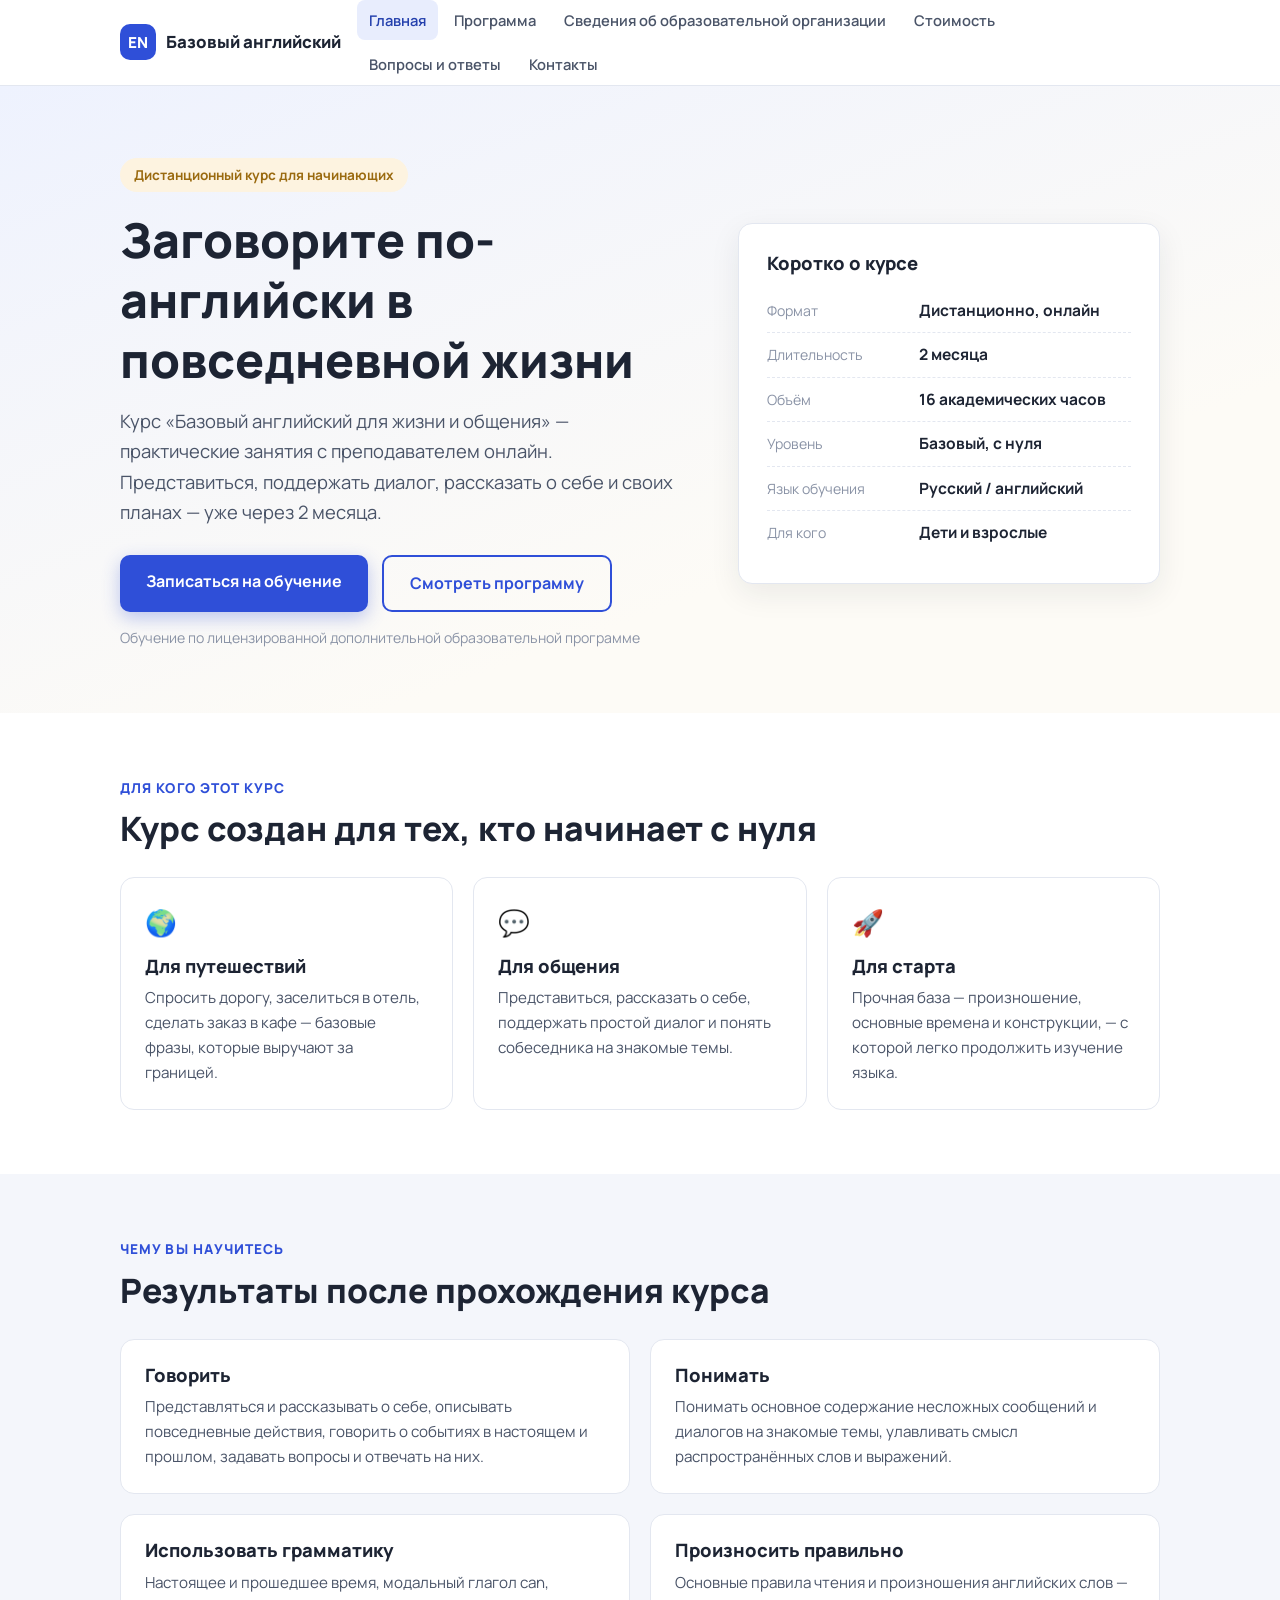
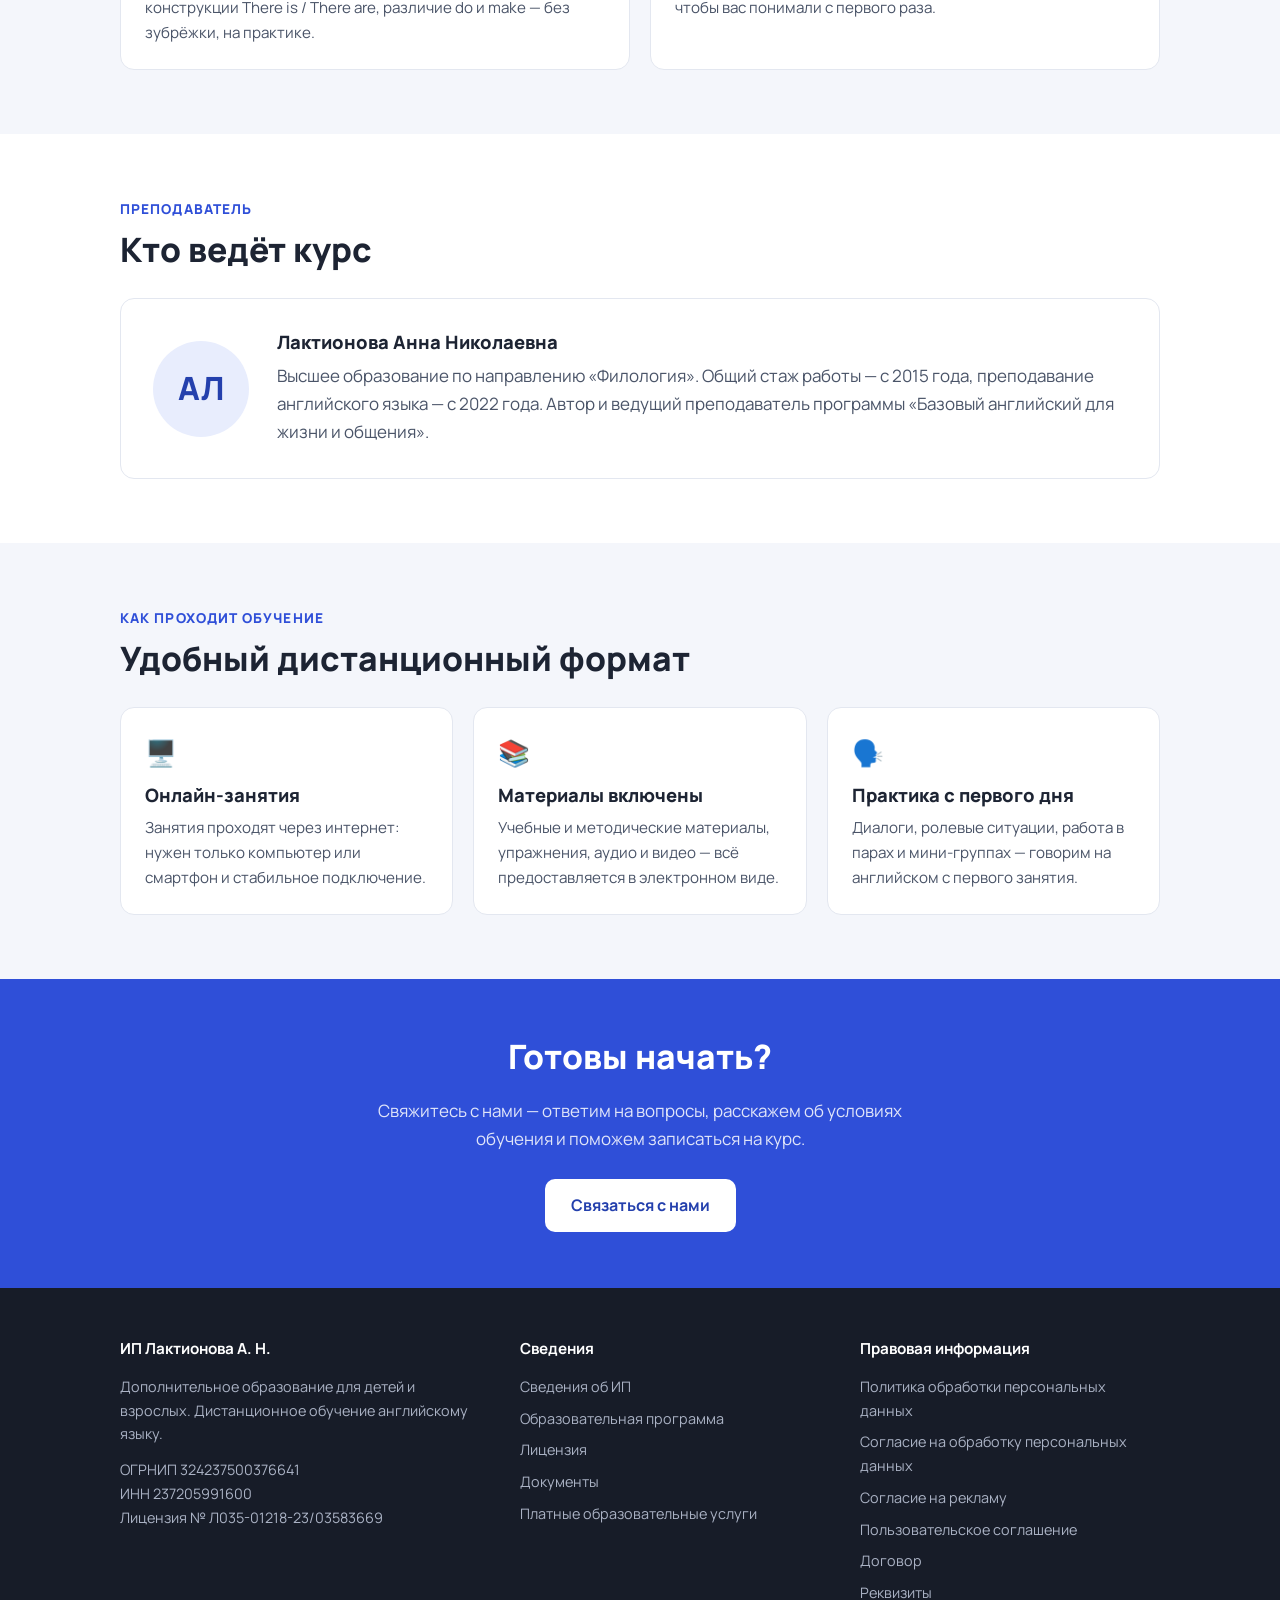
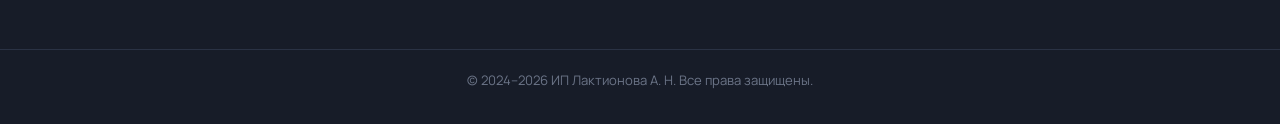
<file: index.html>
<!doctype html>
<html lang="ru">
<head>
<meta charset="utf-8">
<meta name="viewport" content="width=device-width, initial-scale=1">
<title>Базовый английский для жизни и общения — дистанционный курс английского языка</title>
<meta name="description" content="Дистанционный курс английского языка для начинающих. 16 академических часов за 2 месяца. Лицензированная образовательная программа. Запишитесь на обучение.">
<link rel="preconnect" href="https://fonts.googleapis.com">
<link href="https://fonts.googleapis.com/css2?family=Manrope:wght@400;600;700;800&display=swap" rel="stylesheet">
<link rel="stylesheet" href="css/style.css">
</head>
<body>

<header class="site-header">
  <div class="wrap">
    <a class="logo" href="index.html"><span class="logo-badge">EN</span> Базовый английский</a>
    <button class="nav-toggle" aria-label="Меню" onclick="document.querySelector('.main-nav').classList.toggle('open')">☰</button>
    <nav class="main-nav">
      <a href="index.html" class="active">Главная</a>
      <a href="programma.html">Программа</a>
      <a href="svedeniya.html">Сведения об образовательной организации</a>
      <a href="stoimost.html">Стоимость</a>
      <a href="faq.html">Вопросы и ответы</a>
      <a href="kontakty.html">Контакты</a>
    </nav>
  </div>
</header>

<section class="hero">
  <div class="wrap">
    <div>
      <span class="hero-kicker">Дистанционный курс для начинающих</span>
      <h1>Заговорите по-английски в повседневной жизни</h1>
      <p class="lead">Курс «Базовый английский для жизни и общения» — практические занятия с преподавателем онлайн. Представиться, поддержать диалог, рассказать о себе и своих планах — уже через 2 месяца.</p>
      <div class="hero-cta">
        <a class="btn btn-primary" href="kontakty.html">Записаться на обучение</a>
        <a class="btn btn-ghost" href="programma.html">Смотреть программу</a>
      </div>
      <p class="hero-note">Обучение по лицензированной дополнительной образовательной программе</p>
    </div>
    <aside class="hero-card">
      <h3>Коротко о курсе</h3>
      <ul class="fact-list">
        <li><span class="k">Формат</span><span class="v">Дистанционно, онлайн</span></li>
        <li><span class="k">Длительность</span><span class="v">2 месяца</span></li>
        <li><span class="k">Объём</span><span class="v">16 академических часов</span></li>
        <li><span class="k">Уровень</span><span class="v">Базовый, с нуля</span></li>
        <li><span class="k">Язык обучения</span><span class="v">Русский / английский</span></li>
        <li><span class="k">Для кого</span><span class="v">Дети и взрослые</span></li>
      </ul>
    </aside>
  </div>
</section>

<section class="section">
  <div class="wrap">
    <p class="section-kicker">Для кого этот курс</p>
    <h2>Курс создан для тех, кто начинает с нуля</h2>
    <div class="grid-3">
      <div class="card">
        <span class="emoji">🌍</span>
        <h3>Для путешествий</h3>
        <p>Спросить дорогу, заселиться в отель, сделать заказ в кафе — базовые фразы, которые выручают за границей.</p>
      </div>
      <div class="card">
        <span class="emoji">💬</span>
        <h3>Для общения</h3>
        <p>Представиться, рассказать о себе, поддержать простой диалог и понять собеседника на знакомые темы.</p>
      </div>
      <div class="card">
        <span class="emoji">🚀</span>
        <h3>Для старта</h3>
        <p>Прочная база — произношение, основные времена и конструкции, — с которой легко продолжить изучение языка.</p>
      </div>
    </div>
  </div>
</section>

<section class="section alt">
  <div class="wrap">
    <p class="section-kicker">Чему вы научитесь</p>
    <h2>Результаты после прохождения курса</h2>
    <div class="grid-2">
      <div class="card">
        <h3>Говорить</h3>
        <p>Представляться и рассказывать о себе, описывать повседневные действия, говорить о событиях в настоящем и прошлом, задавать вопросы и отвечать на них.</p>
      </div>
      <div class="card">
        <h3>Понимать</h3>
        <p>Понимать основное содержание несложных сообщений и диалогов на знакомые темы, улавливать смысл распространённых слов и выражений.</p>
      </div>
      <div class="card">
        <h3>Использовать грамматику</h3>
        <p>Настоящее и прошедшее время, модальный глагол can, конструкции There is / There are, различие do и make — без зубрёжки, на практике.</p>
      </div>
      <div class="card">
        <h3>Произносить правильно</h3>
        <p>Основные правила чтения и произношения английских слов — чтобы вас понимали с первого раза.</p>
      </div>
    </div>
  </div>
</section>

<section class="section">
  <div class="wrap">
    <p class="section-kicker">Преподаватель</p>
    <h2>Кто ведёт курс</h2>
    <div class="teacher">
      <div class="teacher-avatar">АЛ</div>
      <div>
        <h3>Лактионова Анна Николаевна</h3>
        <p style="color: var(--ink-soft);">Высшее образование по направлению «Филология». Общий стаж работы — с 2015 года, преподавание английского языка — с 2022 года. Автор и ведущий преподаватель программы «Базовый английский для жизни и общения».</p>
      </div>
    </div>
  </div>
</section>

<section class="section alt">
  <div class="wrap">
    <p class="section-kicker">Как проходит обучение</p>
    <h2>Удобный дистанционный формат</h2>
    <div class="grid-3">
      <div class="card">
        <span class="emoji">🖥️</span>
        <h3>Онлайн-занятия</h3>
        <p>Занятия проходят через интернет: нужен только компьютер или смартфон и стабильное подключение.</p>
      </div>
      <div class="card">
        <span class="emoji">📚</span>
        <h3>Материалы включены</h3>
        <p>Учебные и методические материалы, упражнения, аудио и видео — всё предоставляется в электронном виде.</p>
      </div>
      <div class="card">
        <span class="emoji">🗣️</span>
        <h3>Практика с первого дня</h3>
        <p>Диалоги, ролевые ситуации, работа в парах и мини-группах — говорим на английском с первого занятия.</p>
      </div>
    </div>
  </div>
</section>

<section class="cta-band">
  <div class="wrap">
    <h2>Готовы начать?</h2>
    <p>Свяжитесь с нами — ответим на вопросы, расскажем об условиях обучения и поможем записаться на курс.</p>
    <a class="btn" href="kontakty.html">Связаться с нами</a>
  </div>
</section>

<footer class="site-footer">
  <div class="wrap">
    <div>
      <h4>ИП Лактионова А. Н.</h4>
      <p>Дополнительное образование для детей и взрослых. Дистанционное обучение английскому языку.</p>
      <p style="margin-top:12px">ОГРНИП 324237500376641<br>ИНН 237205991600<br>Лицензия № Л035-01218-23/03583669</p>
    </div>
    <div>
      <h4>Сведения</h4>
      <ul>
        <li><a href="svedeniya.html">Сведения об ИП</a></li>
        <li><a href="programma.html">Образовательная программа</a></li>
        <li><a href="docs/licenziya.pdf">Лицензия</a></li>
        <li><a href="dokumenty.html">Документы</a></li>
        <li><a href="platnye-uslugi.html">Платные образовательные услуги</a></li>
      </ul>
    </div>
    <div>
      <h4>Правовая информация</h4>
      <ul>
        <li><a href="docs/politika-konfidencialnosti.pdf">Политика обработки персональных данных</a></li>
        <li><a href="docs/soglasie-pd.pdf">Согласие на обработку персональных данных</a></li>
        <li><a href="docs/soglasie-reklama.pdf">Согласие на рекламу</a></li>
        <li><a href="docs/polzovatelskoe-soglashenie.pdf">Пользовательское соглашение</a></li>
        <li><a href="docs/oferta.pdf">Договор</a></li>
        <li><a href="rekvizity.html">Реквизиты</a></li>
      </ul>
    </div>
  </div>
  <div class="footer-bottom"><div class="wrap">© 2024–2026 ИП Лактионова А. Н. Все права защищены.</div></div>
</footer>

</body>
</html>
</file>
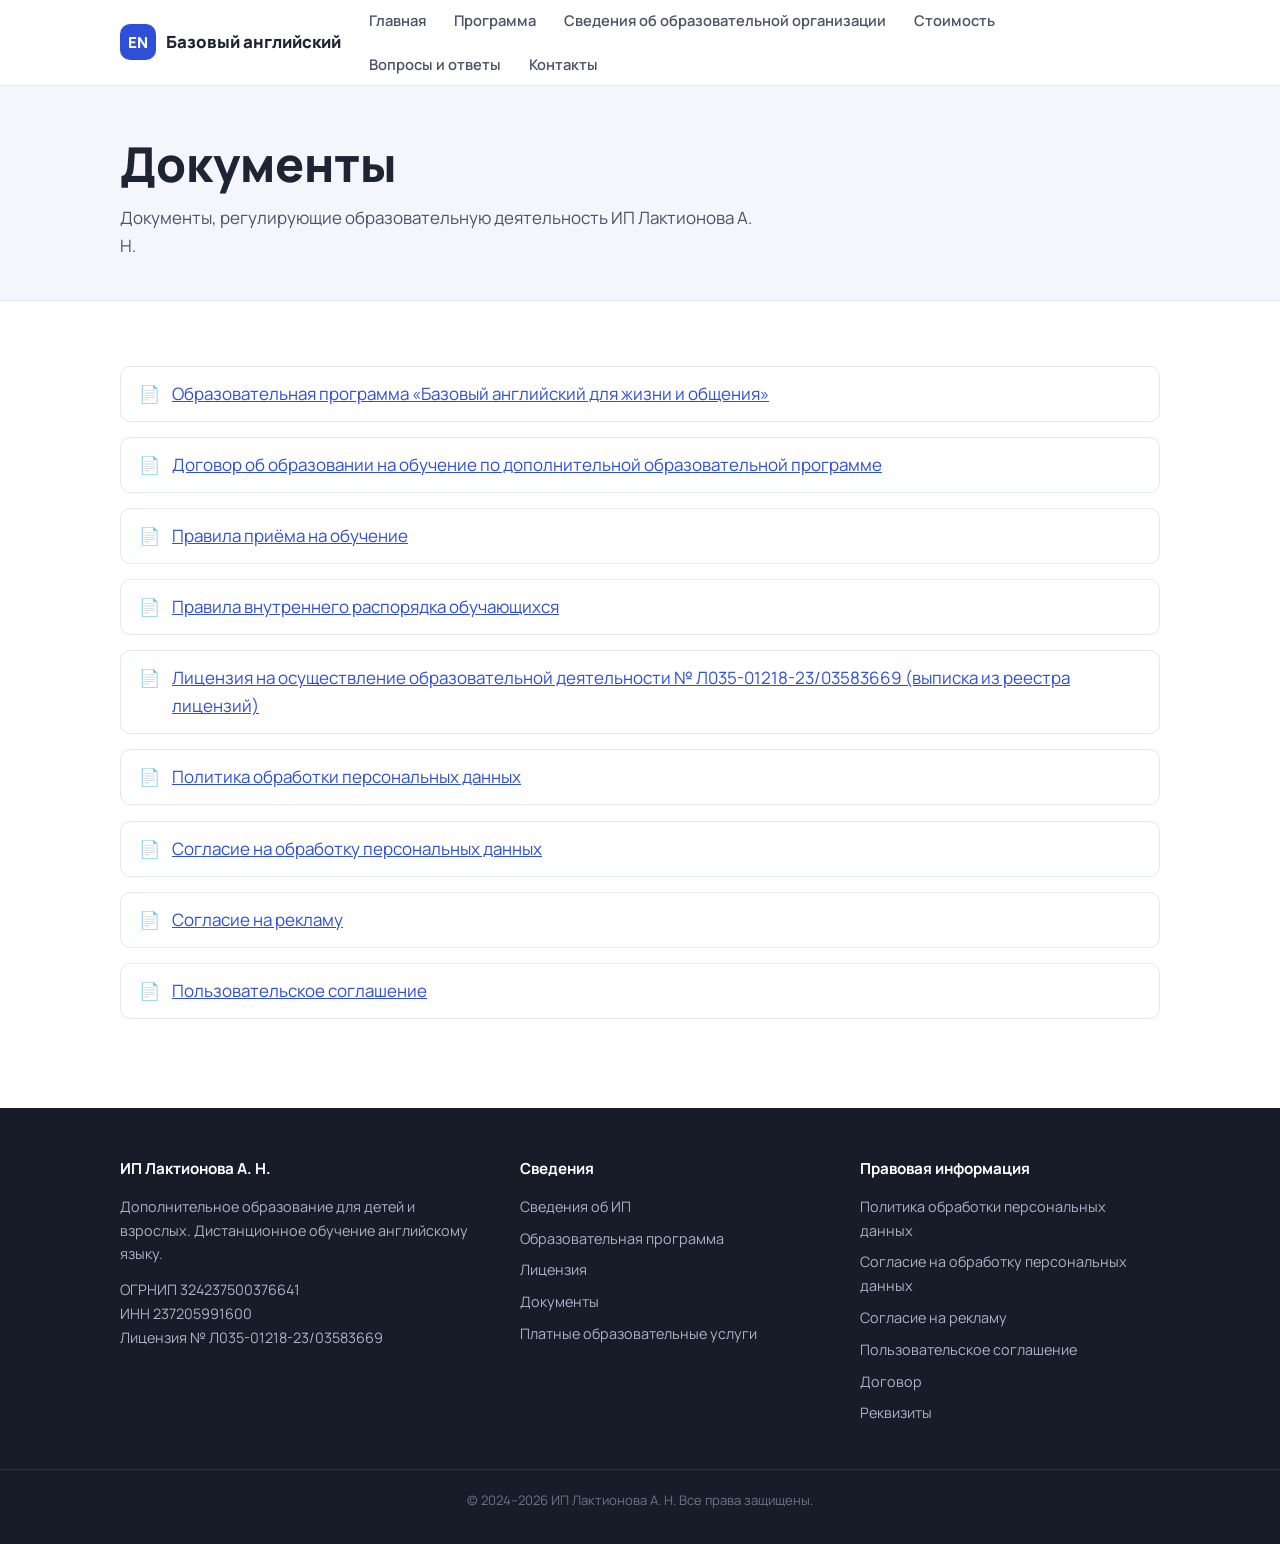
<file: dokumenty.html>
<!doctype html>
<html lang="ru">
<head>
<meta charset="utf-8">
<meta name="viewport" content="width=device-width, initial-scale=1">
<title>Документы — ИП Лактионова А. Н.</title>
<meta name="description" content="Документы образовательной организации: образовательная программа, договор об образовании, правила приёма, лицензия.">
<link rel="preconnect" href="https://fonts.googleapis.com">
<link href="https://fonts.googleapis.com/css2?family=Manrope:wght@400;600;700;800&display=swap" rel="stylesheet">
<link rel="stylesheet" href="css/style.css">
</head>
<body>

<header class="site-header">
  <div class="wrap">
    <a class="logo" href="index.html"><span class="logo-badge">EN</span> Базовый английский</a>
    <button class="nav-toggle" aria-label="Меню" onclick="document.querySelector('.main-nav').classList.toggle('open')">☰</button>
    <nav class="main-nav">
      <a href="index.html">Главная</a>
      <a href="programma.html">Программа</a>
      <a href="svedeniya.html">Сведения об образовательной организации</a>
      <a href="stoimost.html">Стоимость</a>
      <a href="faq.html">Вопросы и ответы</a>
      <a href="kontakty.html">Контакты</a>
    </nav>
  </div>
</header>

<div class="page-head">
  <div class="wrap">
    <h1>Документы</h1>
    <p>Документы, регулирующие образовательную деятельность ИП Лактионова А. Н.</p>
  </div>
</div>

<div class="content">
  <div class="wrap">
    <ul class="doc-list">
      <li><a href="programma.html">Образовательная программа «Базовый английский для жизни и общения»</a></li>
      <li><a href="docs/oferta.pdf">Договор об образовании на обучение по дополнительной образовательной программе</a></li>
      <li><a href="docs/pravila-priema.pdf">Правила приёма на обучение</a></li>
      <li><a href="docs/pravila-rasporyadka.pdf">Правила внутреннего распорядка обучающихся</a></li>
      <li><a href="docs/licenziya.pdf">Лицензия на осуществление образовательной деятельности № Л035-01218-23/03583669 (выписка из реестра лицензий)</a></li>
      <li><a href="docs/politika-konfidencialnosti.pdf">Политика обработки персональных данных</a></li>
      <li><a href="docs/soglasie-pd.pdf">Согласие на обработку персональных данных</a></li>
        <li><a href="docs/soglasie-reklama.pdf">Согласие на рекламу</a></li>
        <li><a href="docs/polzovatelskoe-soglashenie.pdf">Пользовательское соглашение</a></li>
    </ul>
  </div>
</div>

<footer class="site-footer">
  <div class="wrap">
    <div>
      <h4>ИП Лактионова А. Н.</h4>
      <p>Дополнительное образование для детей и взрослых. Дистанционное обучение английскому языку.</p>
      <p style="margin-top:12px">ОГРНИП 324237500376641<br>ИНН 237205991600<br>Лицензия № Л035-01218-23/03583669</p>
    </div>
    <div>
      <h4>Сведения</h4>
      <ul>
        <li><a href="svedeniya.html">Сведения об ИП</a></li>
        <li><a href="programma.html">Образовательная программа</a></li>
        <li><a href="docs/licenziya.pdf">Лицензия</a></li>
        <li><a href="dokumenty.html">Документы</a></li>
        <li><a href="platnye-uslugi.html">Платные образовательные услуги</a></li>
      </ul>
    </div>
    <div>
      <h4>Правовая информация</h4>
      <ul>
        <li><a href="docs/politika-konfidencialnosti.pdf">Политика обработки персональных данных</a></li>
        <li><a href="docs/soglasie-pd.pdf">Согласие на обработку персональных данных</a></li>
        <li><a href="docs/soglasie-reklama.pdf">Согласие на рекламу</a></li>
        <li><a href="docs/polzovatelskoe-soglashenie.pdf">Пользовательское соглашение</a></li>
        <li><a href="docs/oferta.pdf">Договор</a></li>
        <li><a href="rekvizity.html">Реквизиты</a></li>
      </ul>
    </div>
  </div>
  <div class="footer-bottom"><div class="wrap">© 2024–2026 ИП Лактионова А. Н. Все права защищены.</div></div>
</footer>

</body>
</html>
</file>
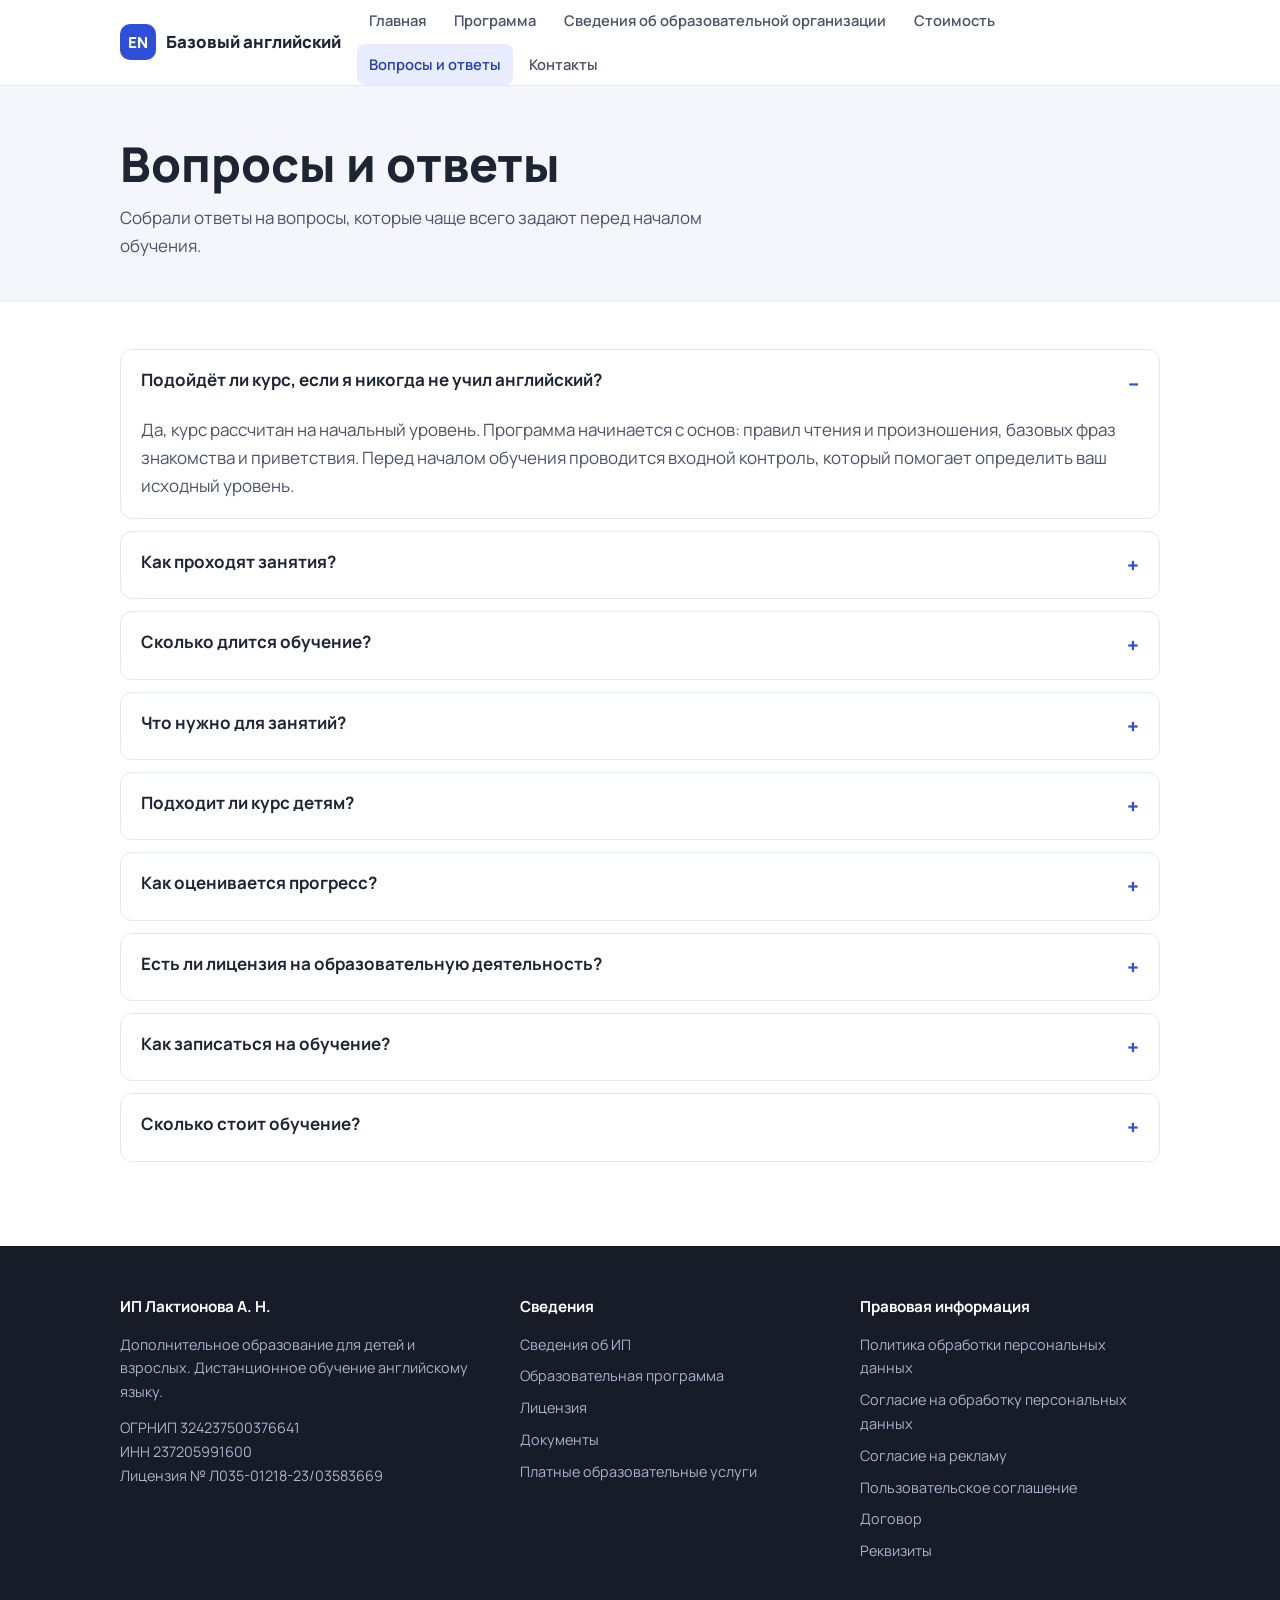
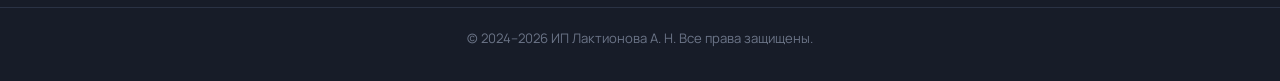
<file: faq.html>
<!doctype html>
<html lang="ru">
<head>
<meta charset="utf-8">
<meta name="viewport" content="width=device-width, initial-scale=1">
<title>Вопросы и ответы — Базовый английский для жизни и общения</title>
<meta name="description" content="Ответы на частые вопросы о курсе «Базовый английский для жизни и общения»: формат занятий, уровень подготовки, материалы, запись на обучение.">
<link rel="preconnect" href="https://fonts.googleapis.com">
<link href="https://fonts.googleapis.com/css2?family=Manrope:wght@400;600;700;800&display=swap" rel="stylesheet">
<link rel="stylesheet" href="css/style.css">
</head>
<body>

<header class="site-header">
  <div class="wrap">
    <a class="logo" href="index.html"><span class="logo-badge">EN</span> Базовый английский</a>
    <button class="nav-toggle" aria-label="Меню" onclick="document.querySelector('.main-nav').classList.toggle('open')">☰</button>
    <nav class="main-nav">
      <a href="index.html">Главная</a>
      <a href="programma.html">Программа</a>
      <a href="svedeniya.html">Сведения об образовательной организации</a>
      <a href="stoimost.html">Стоимость</a>
      <a href="faq.html" class="active">Вопросы и ответы</a>
      <a href="kontakty.html">Контакты</a>
    </nav>
  </div>
</header>

<div class="page-head">
  <div class="wrap">
    <h1>Вопросы и ответы</h1>
    <p>Собрали ответы на вопросы, которые чаще всего задают перед началом обучения.</p>
  </div>
</div>

<div class="content">
  <div class="wrap">

    <details class="faq-item" open>
      <summary>Подойдёт ли курс, если я никогда не учил английский?</summary>
      <div class="faq-body">Да, курс рассчитан на начальный уровень. Программа начинается с основ: правил чтения и произношения, базовых фраз знакомства и приветствия. Перед началом обучения проводится входной контроль, который помогает определить ваш исходный уровень.</div>
    </details>

    <details class="faq-item">
      <summary>Как проходят занятия?</summary>
      <div class="faq-body">Обучение полностью дистанционное — через интернет, с использованием средств аудио- и видеосвязи. Занятия проходят в форме практических упражнений, диалогов, ролевых ситуаций, работы в парах и мини-группах. Предусмотрена отдельная видеоконсультация с разбором типичных ошибок.</div>
    </details>

    <details class="faq-item">
      <summary>Сколько длится обучение?</summary>
      <div class="faq-body">Полный курс — 16 академических часов, рассчитан на 2 месяца. В программу входят 6 учебных тем по 2 часа, а также входной контроль, промежуточная аттестация, видеоконсультация и итоговый контроль.</div>
    </details>

    <details class="faq-item">
      <summary>Что нужно для занятий?</summary>
      <div class="faq-body">Компьютер или мобильное устройство с доступом в интернет и возможностью аудио- и видеосвязи. Все учебные и методические материалы — упражнения, презентации, аудио и видео — предоставляются в электронном виде.</div>
    </details>

    <details class="faq-item">
      <summary>Подходит ли курс детям?</summary>
      <div class="faq-body">Да, ИП Лактионова А. Н. реализует программы дополнительного образования для детей и взрослых. Программа подходит всем, кто изучает английский язык на начальном уровне.</div>
    </details>

    <details class="faq-item">
      <summary>Как оценивается прогресс?</summary>
      <div class="faq-body">В программе предусмотрены четыре формы контроля: входной контроль в начале обучения, текущий контроль на занятиях (практические задания, диалоги, устные ответы), промежуточная аттестация после первых трёх тем и итоговый контроль в конце курса.</div>
    </details>

    <details class="faq-item">
      <summary>Есть ли лицензия на образовательную деятельность?</summary>
      <div class="faq-body">Да, образовательная деятельность осуществляется на основании лицензии № Л035-01218-23/03583669. Подробные сведения — в разделе <a href="svedeniya.html">«Сведения об образовательной организации»</a>.</div>
    </details>

    <details class="faq-item">
      <summary>Как записаться на обучение?</summary>
      <div class="faq-body">Свяжитесь с нами по телефону <a href="tel:+79528424426">+7 952 842 44 26</a> или по электронной почте <a href="mailto:laktionova.00.00@mail.ru">laktionova.00.00@mail.ru</a>. Мы ответим на вопросы, расскажем об условиях и оформим договор об образовании. Приём осуществляется при наличии свободных мест.</div>
    </details>

    <details class="faq-item">
      <summary>Сколько стоит обучение?</summary>
      <div class="faq-body">Актуальная стоимость указана на странице <a href="stoimost.html">«Стоимость»</a>. Обучение осуществляется на платной основе по договору об образовании; порядок и сроки оплаты сообщаются до заключения договора.</div>
    </details>

  </div>
</div>

<footer class="site-footer">
  <div class="wrap">
    <div>
      <h4>ИП Лактионова А. Н.</h4>
      <p>Дополнительное образование для детей и взрослых. Дистанционное обучение английскому языку.</p>
      <p style="margin-top:12px">ОГРНИП 324237500376641<br>ИНН 237205991600<br>Лицензия № Л035-01218-23/03583669</p>
    </div>
    <div>
      <h4>Сведения</h4>
      <ul>
        <li><a href="svedeniya.html">Сведения об ИП</a></li>
        <li><a href="programma.html">Образовательная программа</a></li>
        <li><a href="docs/licenziya.pdf">Лицензия</a></li>
        <li><a href="dokumenty.html">Документы</a></li>
        <li><a href="platnye-uslugi.html">Платные образовательные услуги</a></li>
      </ul>
    </div>
    <div>
      <h4>Правовая информация</h4>
      <ul>
        <li><a href="docs/politika-konfidencialnosti.pdf">Политика обработки персональных данных</a></li>
        <li><a href="docs/soglasie-pd.pdf">Согласие на обработку персональных данных</a></li>
        <li><a href="docs/soglasie-reklama.pdf">Согласие на рекламу</a></li>
        <li><a href="docs/polzovatelskoe-soglashenie.pdf">Пользовательское соглашение</a></li>
        <li><a href="docs/oferta.pdf">Договор</a></li>
        <li><a href="rekvizity.html">Реквизиты</a></li>
      </ul>
    </div>
  </div>
  <div class="footer-bottom"><div class="wrap">© 2024–2026 ИП Лактионова А. Н. Все права защищены.</div></div>
</footer>

</body>
</html>
</file>
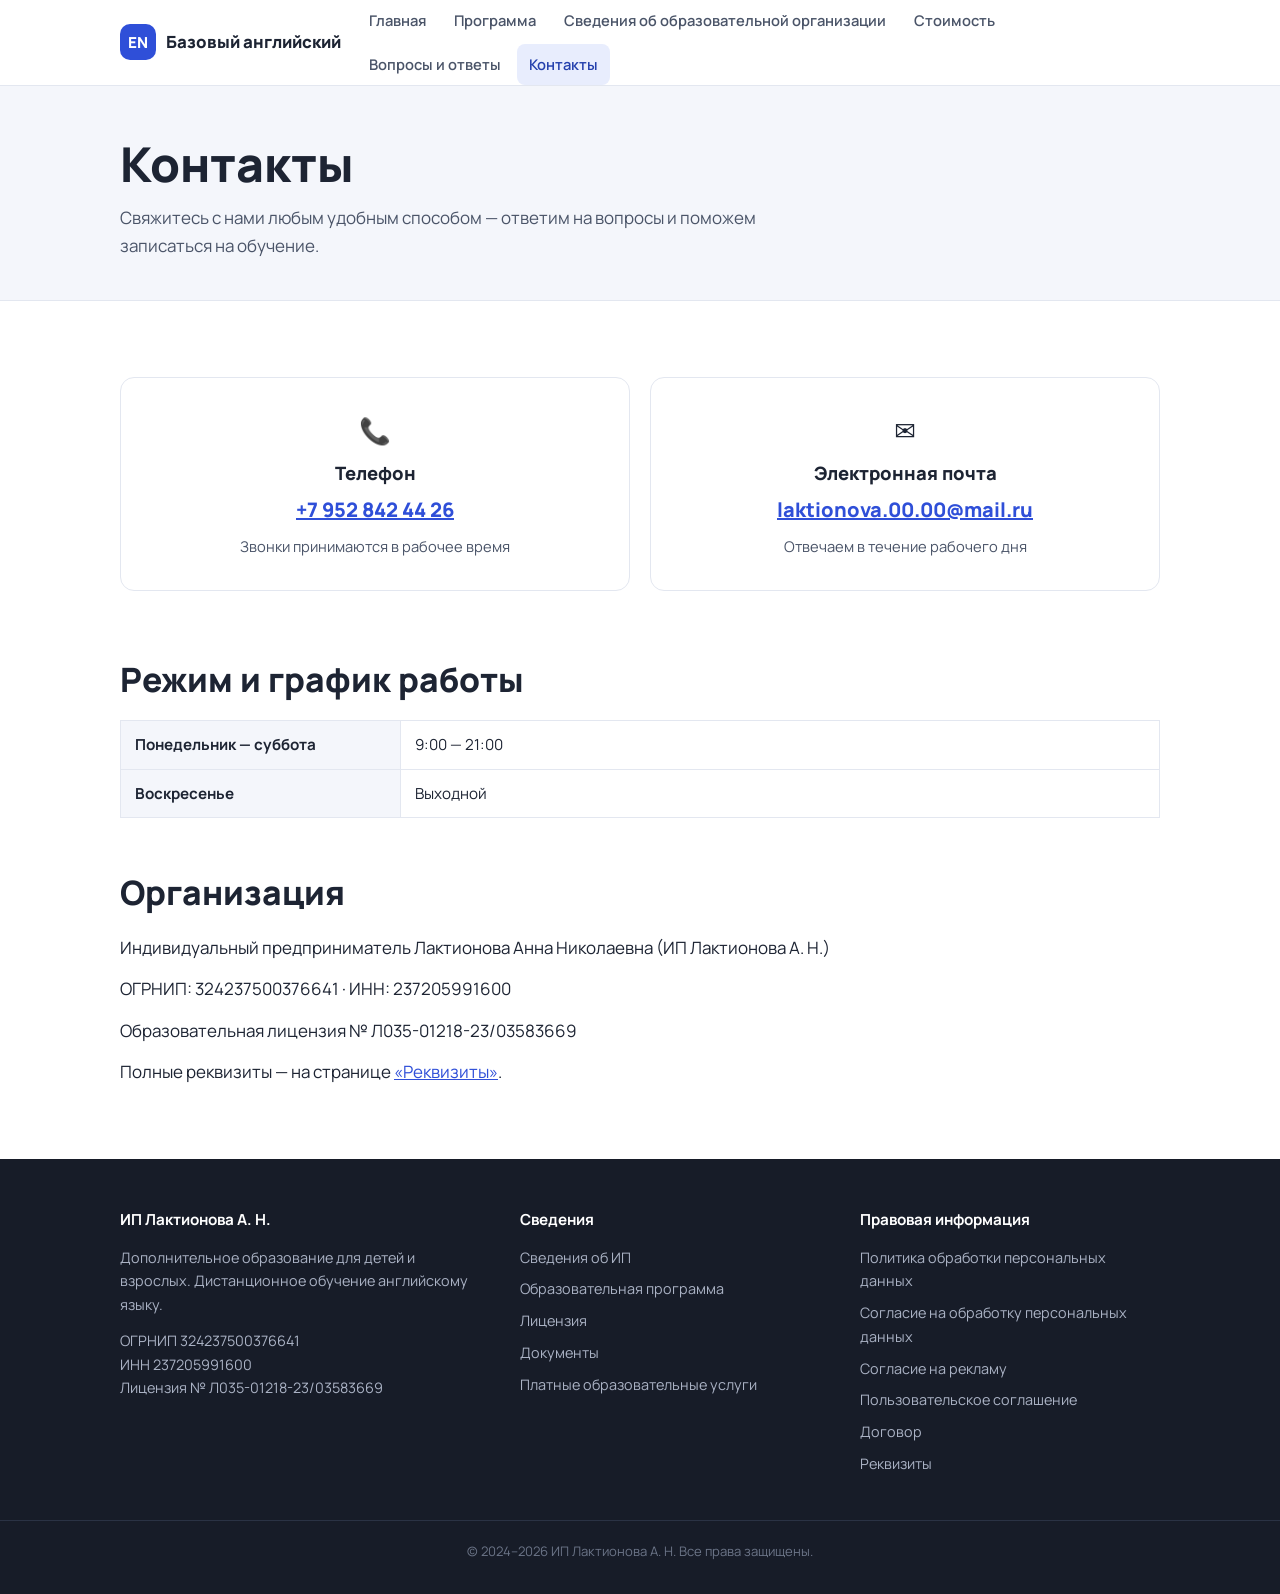
<file: kontakty.html>
<!doctype html>
<html lang="ru">
<head>
<meta charset="utf-8">
<meta name="viewport" content="width=device-width, initial-scale=1">
<title>Контакты — Базовый английский для жизни и общения</title>
<meta name="description" content="Контакты для записи на курс «Базовый английский для жизни и общения»: телефон, электронная почта, график работы.">
<link rel="preconnect" href="https://fonts.googleapis.com">
<link href="https://fonts.googleapis.com/css2?family=Manrope:wght@400;600;700;800&display=swap" rel="stylesheet">
<link rel="stylesheet" href="css/style.css">
</head>
<body>

<header class="site-header">
  <div class="wrap">
    <a class="logo" href="index.html"><span class="logo-badge">EN</span> Базовый английский</a>
    <button class="nav-toggle" aria-label="Меню" onclick="document.querySelector('.main-nav').classList.toggle('open')">☰</button>
    <nav class="main-nav">
      <a href="index.html">Главная</a>
      <a href="programma.html">Программа</a>
      <a href="svedeniya.html">Сведения об образовательной организации</a>
      <a href="stoimost.html">Стоимость</a>
      <a href="faq.html">Вопросы и ответы</a>
      <a href="kontakty.html" class="active">Контакты</a>
    </nav>
  </div>
</header>

<div class="page-head">
  <div class="wrap">
    <h1>Контакты</h1>
    <p>Свяжитесь с нами любым удобным способом — ответим на вопросы и поможем записаться на обучение.</p>
  </div>
</div>

<div class="content">
  <div class="wrap">

    <div class="contact-grid">
      <div class="card contact-card">
        <span class="emoji">📞</span>
        <h3>Телефон</h3>
        <a class="big" href="tel:+79528424426">+7 952 842 44 26</a>
        <p style="color: var(--ink-soft); font-size: 0.92rem;">Звонки принимаются в рабочее время</p>
      </div>
      <div class="card contact-card">
        <span class="emoji">✉️</span>
        <h3>Электронная почта</h3>
        <a class="big" href="mailto:laktionova.00.00@mail.ru">laktionova.00.00@mail.ru</a>
        <p style="color: var(--ink-soft); font-size: 0.92rem;">Отвечаем в течение рабочего дня</p>
      </div>
    </div>

    <h2 style="margin-top:2em">Режим и график работы</h2>
    <table class="info-table">
      <tr><th>Понедельник — суббота</th><td>9:00 — 21:00</td></tr>
      <tr><th>Воскресенье</th><td>Выходной</td></tr>
    </table>

    <h2>Организация</h2>
    <p>Индивидуальный предприниматель Лактионова Анна Николаевна (ИП Лактионова А. Н.)</p>
    <p>ОГРНИП: 324237500376641 · ИНН: 237205991600</p>
    <p>Образовательная лицензия № Л035-01218-23/03583669</p>
    <p>Полные реквизиты — на странице <a href="rekvizity.html">«Реквизиты»</a>.</p>

  </div>
</div>

<footer class="site-footer">
  <div class="wrap">
    <div>
      <h4>ИП Лактионова А. Н.</h4>
      <p>Дополнительное образование для детей и взрослых. Дистанционное обучение английскому языку.</p>
      <p style="margin-top:12px">ОГРНИП 324237500376641<br>ИНН 237205991600<br>Лицензия № Л035-01218-23/03583669</p>
    </div>
    <div>
      <h4>Сведения</h4>
      <ul>
        <li><a href="svedeniya.html">Сведения об ИП</a></li>
        <li><a href="programma.html">Образовательная программа</a></li>
        <li><a href="docs/licenziya.pdf">Лицензия</a></li>
        <li><a href="dokumenty.html">Документы</a></li>
        <li><a href="platnye-uslugi.html">Платные образовательные услуги</a></li>
      </ul>
    </div>
    <div>
      <h4>Правовая информация</h4>
      <ul>
        <li><a href="docs/politika-konfidencialnosti.pdf">Политика обработки персональных данных</a></li>
        <li><a href="docs/soglasie-pd.pdf">Согласие на обработку персональных данных</a></li>
        <li><a href="docs/soglasie-reklama.pdf">Согласие на рекламу</a></li>
        <li><a href="docs/polzovatelskoe-soglashenie.pdf">Пользовательское соглашение</a></li>
        <li><a href="docs/oferta.pdf">Договор</a></li>
        <li><a href="rekvizity.html">Реквизиты</a></li>
      </ul>
    </div>
  </div>
  <div class="footer-bottom"><div class="wrap">© 2024–2026 ИП Лактионова А. Н. Все права защищены.</div></div>
</footer>

</body>
</html>
</file>
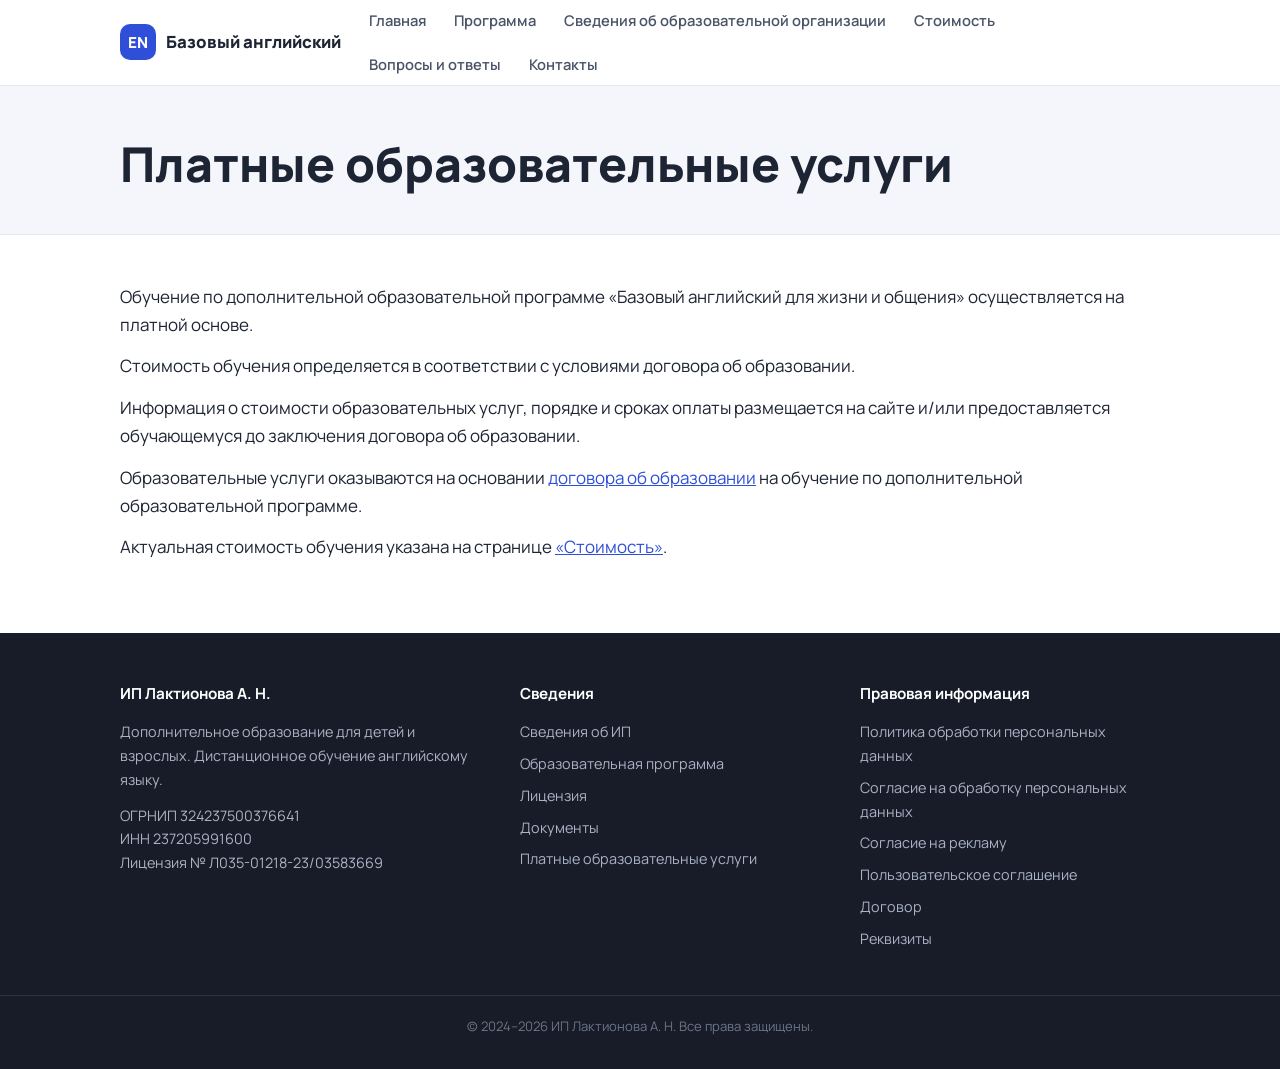
<file: platnye-uslugi.html>
<!doctype html>
<html lang="ru">
<head>
<meta charset="utf-8">
<meta name="viewport" content="width=device-width, initial-scale=1">
<title>Платные образовательные услуги — ИП Лактионова А. Н.</title>
<meta name="description" content="Информация о платных образовательных услугах: порядок оказания, стоимость, договор об образовании.">
<link rel="preconnect" href="https://fonts.googleapis.com">
<link href="https://fonts.googleapis.com/css2?family=Manrope:wght@400;600;700;800&display=swap" rel="stylesheet">
<link rel="stylesheet" href="css/style.css">
</head>
<body>

<header class="site-header">
  <div class="wrap">
    <a class="logo" href="index.html"><span class="logo-badge">EN</span> Базовый английский</a>
    <button class="nav-toggle" aria-label="Меню" onclick="document.querySelector('.main-nav').classList.toggle('open')">☰</button>
    <nav class="main-nav">
      <a href="index.html">Главная</a>
      <a href="programma.html">Программа</a>
      <a href="svedeniya.html">Сведения об образовательной организации</a>
      <a href="stoimost.html">Стоимость</a>
      <a href="faq.html">Вопросы и ответы</a>
      <a href="kontakty.html">Контакты</a>
    </nav>
  </div>
</header>

<div class="page-head">
  <div class="wrap">
    <h1>Платные образовательные услуги</h1>
  </div>
</div>

<div class="content">
  <div class="wrap">
    <p>Обучение по дополнительной образовательной программе «Базовый английский для жизни и общения» осуществляется на платной основе.</p>
    <p>Стоимость обучения определяется в соответствии с условиями договора об образовании.</p>
    <p>Информация о стоимости образовательных услуг, порядке и сроках оплаты размещается на сайте и/или предоставляется обучающемуся до заключения договора об образовании.</p>
    <p>Образовательные услуги оказываются на основании <a href="docs/oferta.pdf">договора об образовании</a> на обучение по дополнительной образовательной программе.</p>
    <p>Актуальная стоимость обучения указана на странице <a href="stoimost.html">«Стоимость»</a>.</p>
  </div>
</div>

<footer class="site-footer">
  <div class="wrap">
    <div>
      <h4>ИП Лактионова А. Н.</h4>
      <p>Дополнительное образование для детей и взрослых. Дистанционное обучение английскому языку.</p>
      <p style="margin-top:12px">ОГРНИП 324237500376641<br>ИНН 237205991600<br>Лицензия № Л035-01218-23/03583669</p>
    </div>
    <div>
      <h4>Сведения</h4>
      <ul>
        <li><a href="svedeniya.html">Сведения об ИП</a></li>
        <li><a href="programma.html">Образовательная программа</a></li>
        <li><a href="docs/licenziya.pdf">Лицензия</a></li>
        <li><a href="dokumenty.html">Документы</a></li>
        <li><a href="platnye-uslugi.html">Платные образовательные услуги</a></li>
      </ul>
    </div>
    <div>
      <h4>Правовая информация</h4>
      <ul>
        <li><a href="docs/politika-konfidencialnosti.pdf">Политика обработки персональных данных</a></li>
        <li><a href="docs/soglasie-pd.pdf">Согласие на обработку персональных данных</a></li>
        <li><a href="docs/soglasie-reklama.pdf">Согласие на рекламу</a></li>
        <li><a href="docs/polzovatelskoe-soglashenie.pdf">Пользовательское соглашение</a></li>
        <li><a href="docs/oferta.pdf">Договор</a></li>
        <li><a href="rekvizity.html">Реквизиты</a></li>
      </ul>
    </div>
  </div>
  <div class="footer-bottom"><div class="wrap">© 2024–2026 ИП Лактионова А. Н. Все права защищены.</div></div>
</footer>

</body>
</html>
</file>
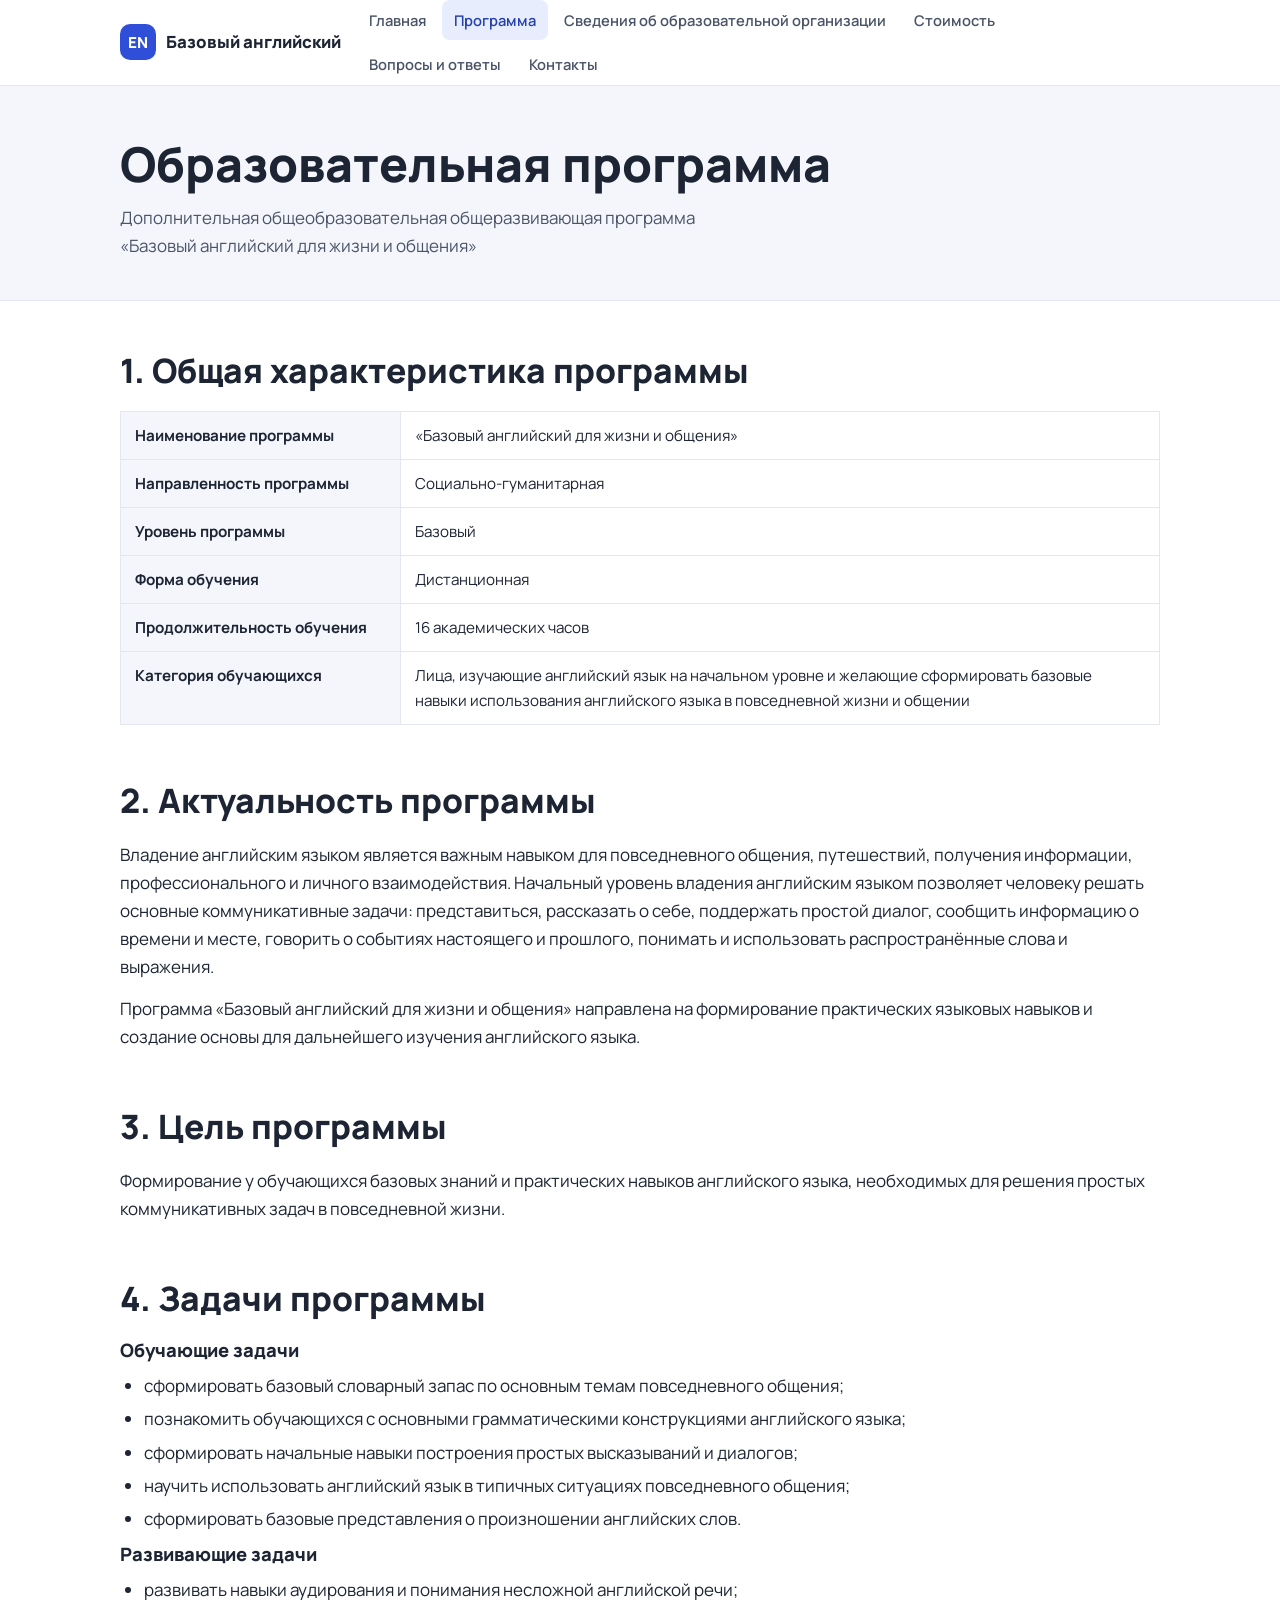
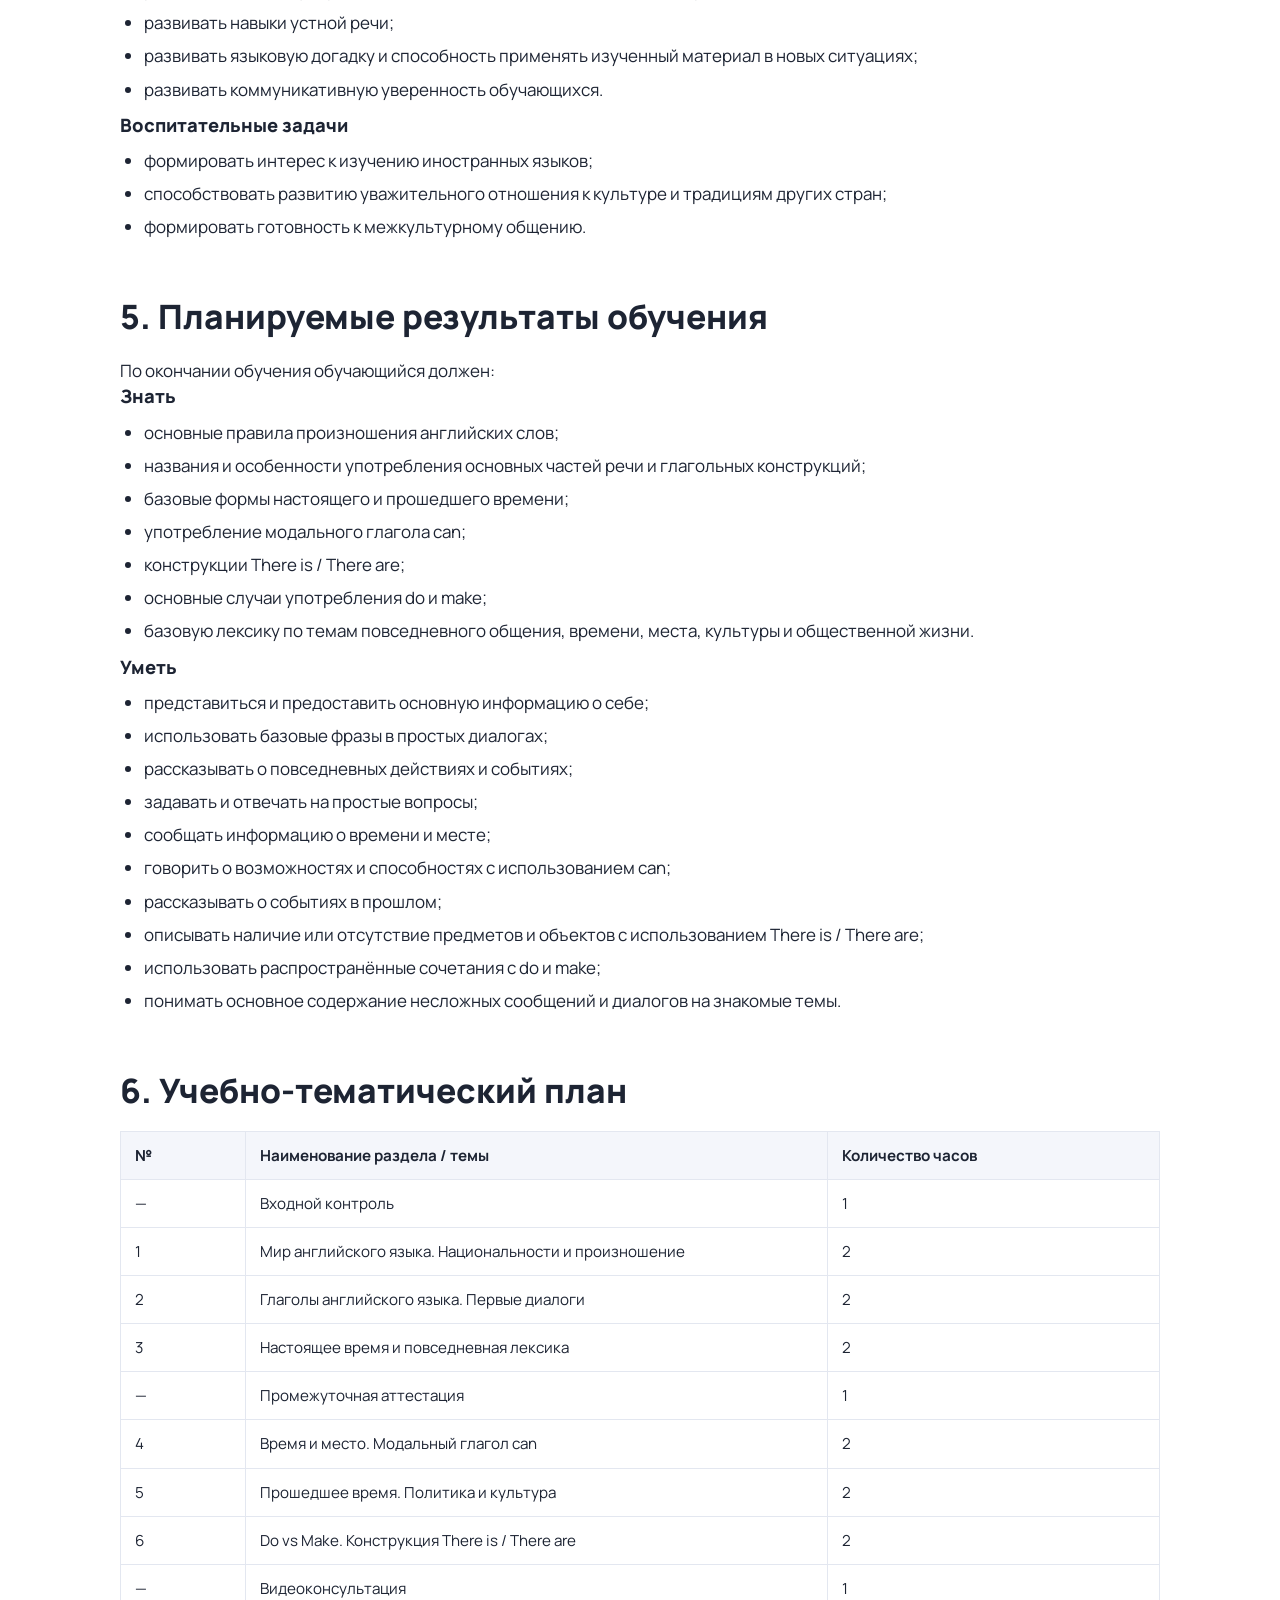
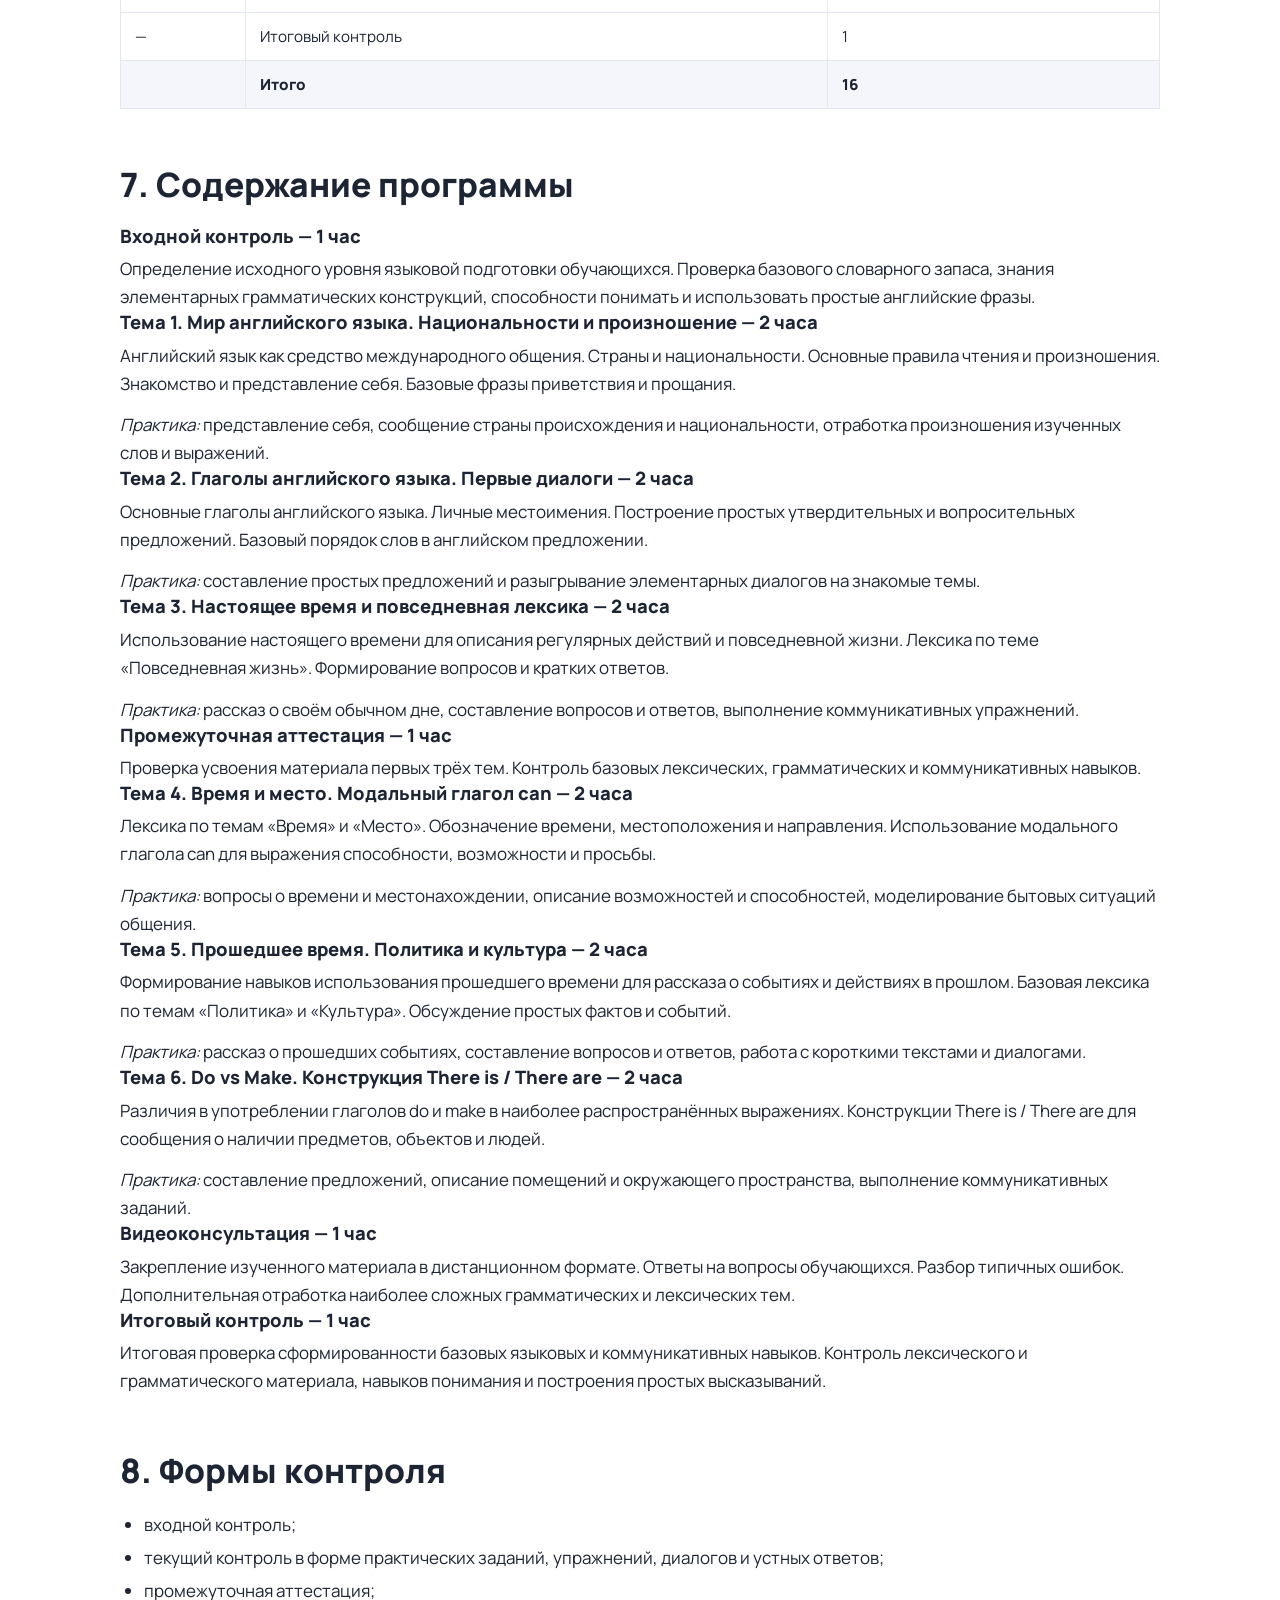
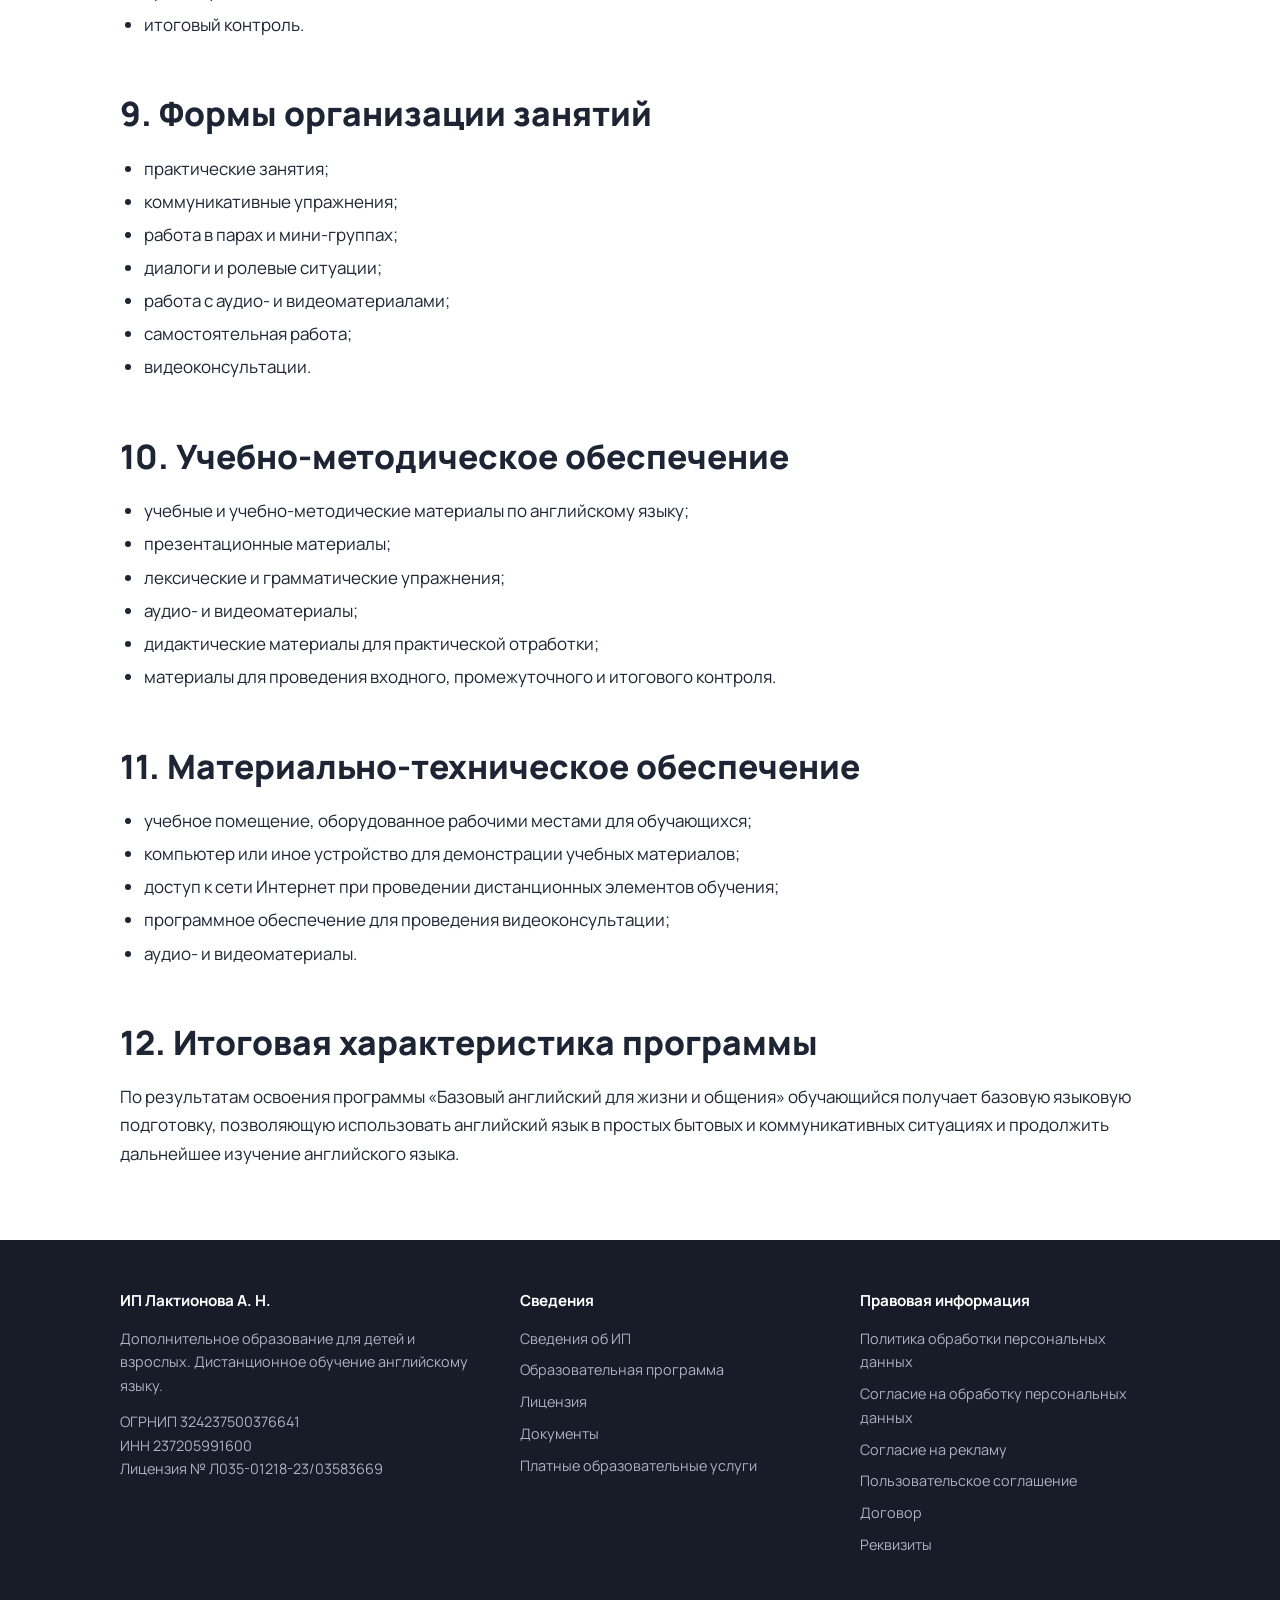
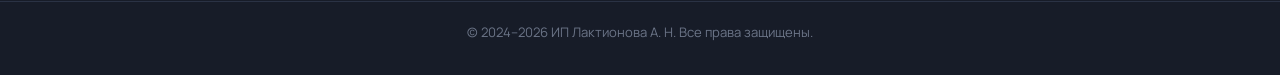
<file: programma.html>
<!doctype html>
<html lang="ru">
<head>
<meta charset="utf-8">
<meta name="viewport" content="width=device-width, initial-scale=1">
<title>Образовательная программа «Базовый английский для жизни и общения»</title>
<meta name="description" content="Полное описание дополнительной общеобразовательной программы «Базовый английский для жизни и общения»: цели, задачи, учебно-тематический план, содержание и формы контроля.">
<link rel="preconnect" href="https://fonts.googleapis.com">
<link href="https://fonts.googleapis.com/css2?family=Manrope:wght@400;600;700;800&display=swap" rel="stylesheet">
<link rel="stylesheet" href="css/style.css">
</head>
<body>

<header class="site-header">
  <div class="wrap">
    <a class="logo" href="index.html"><span class="logo-badge">EN</span> Базовый английский</a>
    <button class="nav-toggle" aria-label="Меню" onclick="document.querySelector('.main-nav').classList.toggle('open')">☰</button>
    <nav class="main-nav">
      <a href="index.html">Главная</a>
      <a href="programma.html" class="active">Программа</a>
      <a href="svedeniya.html">Сведения об образовательной организации</a>
      <a href="stoimost.html">Стоимость</a>
      <a href="faq.html">Вопросы и ответы</a>
      <a href="kontakty.html">Контакты</a>
    </nav>
  </div>
</header>

<div class="page-head">
  <div class="wrap">
    <h1>Образовательная программа</h1>
    <p>Дополнительная общеобразовательная общеразвивающая программа «Базовый английский для жизни и общения»</p>
  </div>
</div>

<div class="content">
  <div class="wrap">

    <h2>1. Общая характеристика программы</h2>
    <table class="info-table">
      <tr><th>Наименование программы</th><td>«Базовый английский для жизни и общения»</td></tr>
      <tr><th>Направленность программы</th><td>Социально-гуманитарная</td></tr>
      <tr><th>Уровень программы</th><td>Базовый</td></tr>
      <tr><th>Форма обучения</th><td>Дистанционная</td></tr>
      <tr><th>Продолжительность обучения</th><td>16 академических часов</td></tr>
      <tr><th>Категория обучающихся</th><td>Лица, изучающие английский язык на начальном уровне и желающие сформировать базовые навыки использования английского языка в повседневной жизни и общении</td></tr>
    </table>

    <h2>2. Актуальность программы</h2>
    <p>Владение английским языком является важным навыком для повседневного общения, путешествий, получения информации, профессионального и личного взаимодействия. Начальный уровень владения английским языком позволяет человеку решать основные коммуникативные задачи: представиться, рассказать о себе, поддержать простой диалог, сообщить информацию о времени и месте, говорить о событиях настоящего и прошлого, понимать и использовать распространённые слова и выражения.</p>
    <p>Программа «Базовый английский для жизни и общения» направлена на формирование практических языковых навыков и создание основы для дальнейшего изучения английского языка.</p>

    <h2>3. Цель программы</h2>
    <p>Формирование у обучающихся базовых знаний и практических навыков английского языка, необходимых для решения простых коммуникативных задач в повседневной жизни.</p>

    <h2>4. Задачи программы</h2>
    <h3>Обучающие задачи</h3>
    <ul>
      <li>сформировать базовый словарный запас по основным темам повседневного общения;</li>
      <li>познакомить обучающихся с основными грамматическими конструкциями английского языка;</li>
      <li>сформировать начальные навыки построения простых высказываний и диалогов;</li>
      <li>научить использовать английский язык в типичных ситуациях повседневного общения;</li>
      <li>сформировать базовые представления о произношении английских слов.</li>
    </ul>
    <h3>Развивающие задачи</h3>
    <ul>
      <li>развивать навыки аудирования и понимания несложной английской речи;</li>
      <li>развивать навыки устной речи;</li>
      <li>развивать языковую догадку и способность применять изученный материал в новых ситуациях;</li>
      <li>развивать коммуникативную уверенность обучающихся.</li>
    </ul>
    <h3>Воспитательные задачи</h3>
    <ul>
      <li>формировать интерес к изучению иностранных языков;</li>
      <li>способствовать развитию уважительного отношения к культуре и традициям других стран;</li>
      <li>формировать готовность к межкультурному общению.</li>
    </ul>

    <h2>5. Планируемые результаты обучения</h2>
    <p>По окончании обучения обучающийся должен:</p>
    <h3>Знать</h3>
    <ul>
      <li>основные правила произношения английских слов;</li>
      <li>названия и особенности употребления основных частей речи и глагольных конструкций;</li>
      <li>базовые формы настоящего и прошедшего времени;</li>
      <li>употребление модального глагола can;</li>
      <li>конструкции There is / There are;</li>
      <li>основные случаи употребления do и make;</li>
      <li>базовую лексику по темам повседневного общения, времени, места, культуры и общественной жизни.</li>
    </ul>
    <h3>Уметь</h3>
    <ul>
      <li>представиться и предоставить основную информацию о себе;</li>
      <li>использовать базовые фразы в простых диалогах;</li>
      <li>рассказывать о повседневных действиях и событиях;</li>
      <li>задавать и отвечать на простые вопросы;</li>
      <li>сообщать информацию о времени и месте;</li>
      <li>говорить о возможностях и способностях с использованием can;</li>
      <li>рассказывать о событиях в прошлом;</li>
      <li>описывать наличие или отсутствие предметов и объектов с использованием There is / There are;</li>
      <li>использовать распространённые сочетания с do и make;</li>
      <li>понимать основное содержание несложных сообщений и диалогов на знакомые темы.</li>
    </ul>

    <h2>6. Учебно-тематический план</h2>
    <table class="info-table">
      <tr><th style="width:60px">№</th><th>Наименование раздела / темы</th><th style="width:160px">Количество часов</th></tr>
      <tr><td>—</td><td>Входной контроль</td><td>1</td></tr>
      <tr><td>1</td><td>Мир английского языка. Национальности и произношение</td><td>2</td></tr>
      <tr><td>2</td><td>Глаголы английского языка. Первые диалоги</td><td>2</td></tr>
      <tr><td>3</td><td>Настоящее время и повседневная лексика</td><td>2</td></tr>
      <tr><td>—</td><td>Промежуточная аттестация</td><td>1</td></tr>
      <tr><td>4</td><td>Время и место. Модальный глагол can</td><td>2</td></tr>
      <tr><td>5</td><td>Прошедшее время. Политика и культура</td><td>2</td></tr>
      <tr><td>6</td><td>Do vs Make. Конструкция There is / There are</td><td>2</td></tr>
      <tr><td>—</td><td>Видеоконсультация</td><td>1</td></tr>
      <tr><td>—</td><td>Итоговый контроль</td><td>1</td></tr>
      <tr class="row-total"><td></td><td>Итого</td><td>16</td></tr>
    </table>

    <h2>7. Содержание программы</h2>
    <h3>Входной контроль — 1 час</h3>
    <p>Определение исходного уровня языковой подготовки обучающихся. Проверка базового словарного запаса, знания элементарных грамматических конструкций, способности понимать и использовать простые английские фразы.</p>
    <h3>Тема 1. Мир английского языка. Национальности и произношение — 2 часа</h3>
    <p>Английский язык как средство международного общения. Страны и национальности. Основные правила чтения и произношения. Знакомство и представление себя. Базовые фразы приветствия и прощания.</p>
    <p><em>Практика:</em> представление себя, сообщение страны происхождения и национальности, отработка произношения изученных слов и выражений.</p>
    <h3>Тема 2. Глаголы английского языка. Первые диалоги — 2 часа</h3>
    <p>Основные глаголы английского языка. Личные местоимения. Построение простых утвердительных и вопросительных предложений. Базовый порядок слов в английском предложении.</p>
    <p><em>Практика:</em> составление простых предложений и разыгрывание элементарных диалогов на знакомые темы.</p>
    <h3>Тема 3. Настоящее время и повседневная лексика — 2 часа</h3>
    <p>Использование настоящего времени для описания регулярных действий и повседневной жизни. Лексика по теме «Повседневная жизнь». Формирование вопросов и кратких ответов.</p>
    <p><em>Практика:</em> рассказ о своём обычном дне, составление вопросов и ответов, выполнение коммуникативных упражнений.</p>
    <h3>Промежуточная аттестация — 1 час</h3>
    <p>Проверка усвоения материала первых трёх тем. Контроль базовых лексических, грамматических и коммуникативных навыков.</p>
    <h3>Тема 4. Время и место. Модальный глагол can — 2 часа</h3>
    <p>Лексика по темам «Время» и «Место». Обозначение времени, местоположения и направления. Использование модального глагола can для выражения способности, возможности и просьбы.</p>
    <p><em>Практика:</em> вопросы о времени и местонахождении, описание возможностей и способностей, моделирование бытовых ситуаций общения.</p>
    <h3>Тема 5. Прошедшее время. Политика и культура — 2 часа</h3>
    <p>Формирование навыков использования прошедшего времени для рассказа о событиях и действиях в прошлом. Базовая лексика по темам «Политика» и «Культура». Обсуждение простых фактов и событий.</p>
    <p><em>Практика:</em> рассказ о прошедших событиях, составление вопросов и ответов, работа с короткими текстами и диалогами.</p>
    <h3>Тема 6. Do vs Make. Конструкция There is / There are — 2 часа</h3>
    <p>Различия в употреблении глаголов do и make в наиболее распространённых выражениях. Конструкции There is / There are для сообщения о наличии предметов, объектов и людей.</p>
    <p><em>Практика:</em> составление предложений, описание помещений и окружающего пространства, выполнение коммуникативных заданий.</p>
    <h3>Видеоконсультация — 1 час</h3>
    <p>Закрепление изученного материала в дистанционном формате. Ответы на вопросы обучающихся. Разбор типичных ошибок. Дополнительная отработка наиболее сложных грамматических и лексических тем.</p>
    <h3>Итоговый контроль — 1 час</h3>
    <p>Итоговая проверка сформированности базовых языковых и коммуникативных навыков. Контроль лексического и грамматического материала, навыков понимания и построения простых высказываний.</p>

    <h2>8. Формы контроля</h2>
    <ul>
      <li>входной контроль;</li>
      <li>текущий контроль в форме практических заданий, упражнений, диалогов и устных ответов;</li>
      <li>промежуточная аттестация;</li>
      <li>итоговый контроль.</li>
    </ul>

    <h2>9. Формы организации занятий</h2>
    <ul>
      <li>практические занятия;</li>
      <li>коммуникативные упражнения;</li>
      <li>работа в парах и мини-группах;</li>
      <li>диалоги и ролевые ситуации;</li>
      <li>работа с аудио- и видеоматериалами;</li>
      <li>самостоятельная работа;</li>
      <li>видеоконсультации.</li>
    </ul>

    <h2>10. Учебно-методическое обеспечение</h2>
    <ul>
      <li>учебные и учебно-методические материалы по английскому языку;</li>
      <li>презентационные материалы;</li>
      <li>лексические и грамматические упражнения;</li>
      <li>аудио- и видеоматериалы;</li>
      <li>дидактические материалы для практической отработки;</li>
      <li>материалы для проведения входного, промежуточного и итогового контроля.</li>
    </ul>

    <h2>11. Материально-техническое обеспечение</h2>
    <ul>
      <li>учебное помещение, оборудованное рабочими местами для обучающихся;</li>
      <li>компьютер или иное устройство для демонстрации учебных материалов;</li>
      <li>доступ к сети Интернет при проведении дистанционных элементов обучения;</li>
      <li>программное обеспечение для проведения видеоконсультации;</li>
      <li>аудио- и видеоматериалы.</li>
    </ul>

    <h2>12. Итоговая характеристика программы</h2>
    <p>По результатам освоения программы «Базовый английский для жизни и общения» обучающийся получает базовую языковую подготовку, позволяющую использовать английский язык в простых бытовых и коммуникативных ситуациях и продолжить дальнейшее изучение английского языка.</p>

  </div>
</div>

<footer class="site-footer">
  <div class="wrap">
    <div>
      <h4>ИП Лактионова А. Н.</h4>
      <p>Дополнительное образование для детей и взрослых. Дистанционное обучение английскому языку.</p>
      <p style="margin-top:12px">ОГРНИП 324237500376641<br>ИНН 237205991600<br>Лицензия № Л035-01218-23/03583669</p>
    </div>
    <div>
      <h4>Сведения</h4>
      <ul>
        <li><a href="svedeniya.html">Сведения об ИП</a></li>
        <li><a href="programma.html">Образовательная программа</a></li>
        <li><a href="docs/licenziya.pdf">Лицензия</a></li>
        <li><a href="dokumenty.html">Документы</a></li>
        <li><a href="platnye-uslugi.html">Платные образовательные услуги</a></li>
      </ul>
    </div>
    <div>
      <h4>Правовая информация</h4>
      <ul>
        <li><a href="docs/politika-konfidencialnosti.pdf">Политика обработки персональных данных</a></li>
        <li><a href="docs/soglasie-pd.pdf">Согласие на обработку персональных данных</a></li>
        <li><a href="docs/soglasie-reklama.pdf">Согласие на рекламу</a></li>
        <li><a href="docs/polzovatelskoe-soglashenie.pdf">Пользовательское соглашение</a></li>
        <li><a href="docs/oferta.pdf">Договор</a></li>
        <li><a href="rekvizity.html">Реквизиты</a></li>
      </ul>
    </div>
  </div>
  <div class="footer-bottom"><div class="wrap">© 2024–2026 ИП Лактионова А. Н. Все права защищены.</div></div>
</footer>

</body>
</html>
</file>
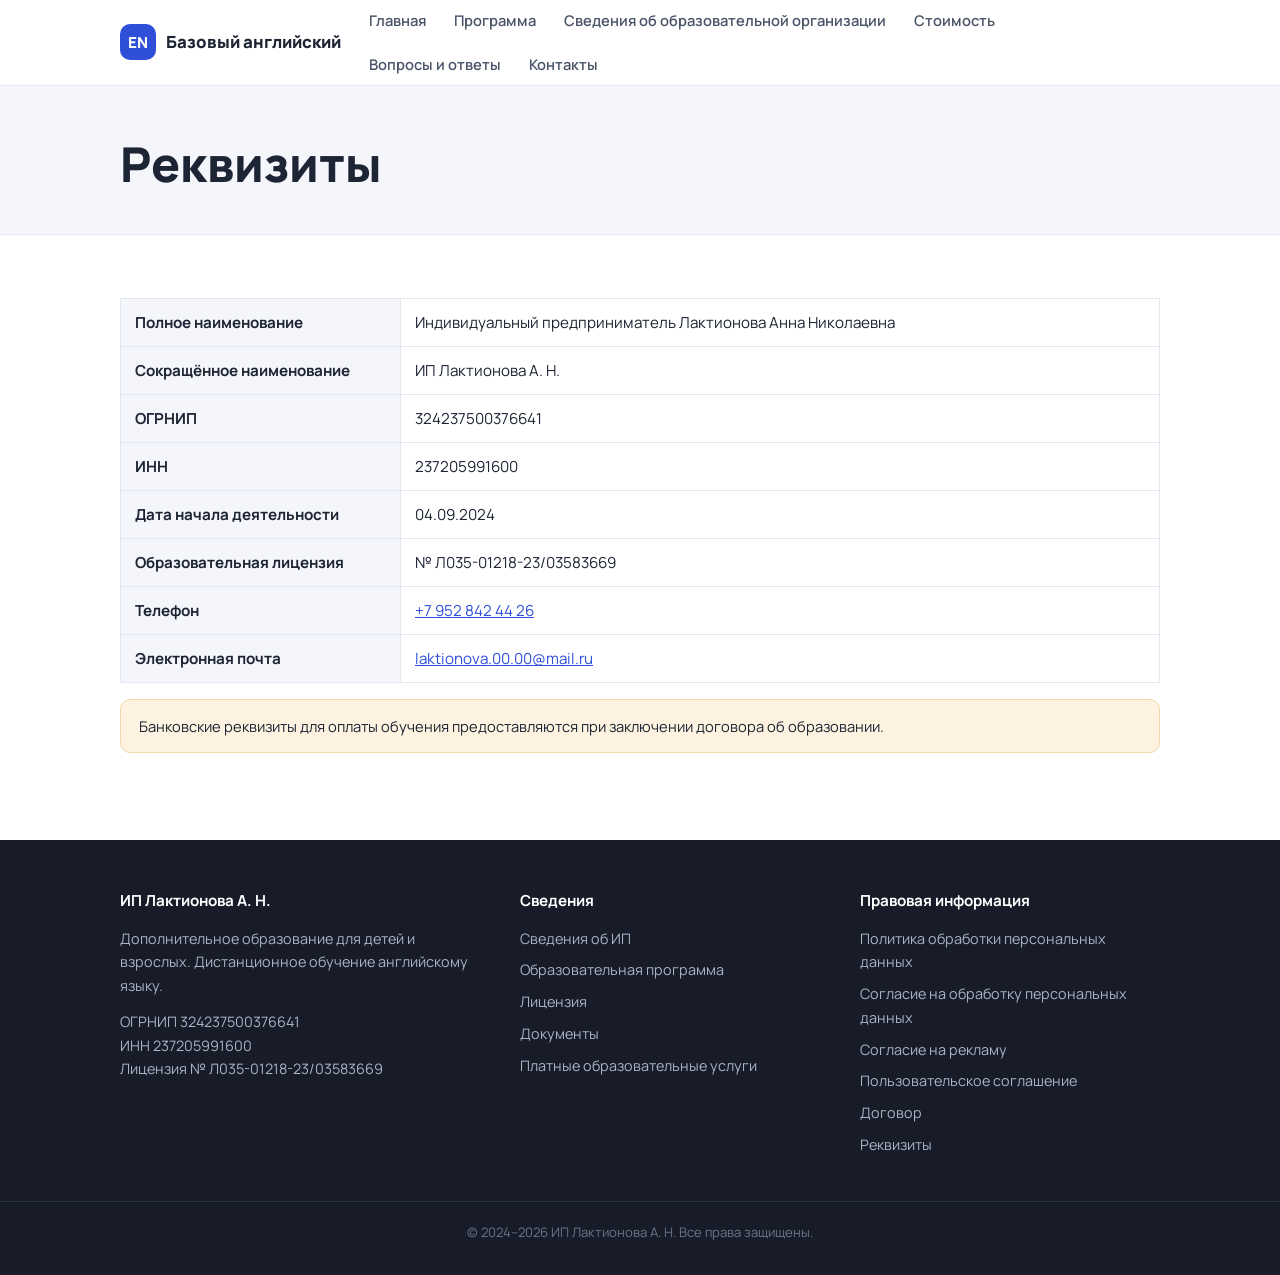
<file: rekvizity.html>
<!doctype html>
<html lang="ru">
<head>
<meta charset="utf-8">
<meta name="viewport" content="width=device-width, initial-scale=1">
<title>Реквизиты — ИП Лактионова А. Н.</title>
<meta name="description" content="Реквизиты ИП Лактионова Анна Николаевна: ОГРНИП, ИНН, контактные данные.">
<link rel="preconnect" href="https://fonts.googleapis.com">
<link href="https://fonts.googleapis.com/css2?family=Manrope:wght@400;600;700;800&display=swap" rel="stylesheet">
<link rel="stylesheet" href="css/style.css">
</head>
<body>

<header class="site-header">
  <div class="wrap">
    <a class="logo" href="index.html"><span class="logo-badge">EN</span> Базовый английский</a>
    <button class="nav-toggle" aria-label="Меню" onclick="document.querySelector('.main-nav').classList.toggle('open')">☰</button>
    <nav class="main-nav">
      <a href="index.html">Главная</a>
      <a href="programma.html">Программа</a>
      <a href="svedeniya.html">Сведения об образовательной организации</a>
      <a href="stoimost.html">Стоимость</a>
      <a href="faq.html">Вопросы и ответы</a>
      <a href="kontakty.html">Контакты</a>
    </nav>
  </div>
</header>

<div class="page-head">
  <div class="wrap">
    <h1>Реквизиты</h1>
  </div>
</div>

<div class="content">
  <div class="wrap">
    <table class="info-table">
      <tr><th>Полное наименование</th><td>Индивидуальный предприниматель Лактионова Анна Николаевна</td></tr>
      <tr><th>Сокращённое наименование</th><td>ИП Лактионова А. Н.</td></tr>
      <tr><th>ОГРНИП</th><td>324237500376641</td></tr>
      <tr><th>ИНН</th><td>237205991600</td></tr>
      <tr><th>Дата начала деятельности</th><td>04.09.2024</td></tr>
      <tr><th>Образовательная лицензия</th><td>№ Л035-01218-23/03583669</td></tr>
      <tr><th>Телефон</th><td><a href="tel:+79528424426">+7 952 842 44 26</a></td></tr>
      <tr><th>Электронная почта</th><td><a href="mailto:laktionova.00.00@mail.ru">laktionova.00.00@mail.ru</a></td></tr>
    </table>
    <div class="notice">Банковские реквизиты для оплаты обучения предоставляются при заключении договора об образовании.</div>
  </div>
</div>

<footer class="site-footer">
  <div class="wrap">
    <div>
      <h4>ИП Лактионова А. Н.</h4>
      <p>Дополнительное образование для детей и взрослых. Дистанционное обучение английскому языку.</p>
      <p style="margin-top:12px">ОГРНИП 324237500376641<br>ИНН 237205991600<br>Лицензия № Л035-01218-23/03583669</p>
    </div>
    <div>
      <h4>Сведения</h4>
      <ul>
        <li><a href="svedeniya.html">Сведения об ИП</a></li>
        <li><a href="programma.html">Образовательная программа</a></li>
        <li><a href="docs/licenziya.pdf">Лицензия</a></li>
        <li><a href="dokumenty.html">Документы</a></li>
        <li><a href="platnye-uslugi.html">Платные образовательные услуги</a></li>
      </ul>
    </div>
    <div>
      <h4>Правовая информация</h4>
      <ul>
        <li><a href="docs/politika-konfidencialnosti.pdf">Политика обработки персональных данных</a></li>
        <li><a href="docs/soglasie-pd.pdf">Согласие на обработку персональных данных</a></li>
        <li><a href="docs/soglasie-reklama.pdf">Согласие на рекламу</a></li>
        <li><a href="docs/polzovatelskoe-soglashenie.pdf">Пользовательское соглашение</a></li>
        <li><a href="docs/oferta.pdf">Договор</a></li>
        <li><a href="rekvizity.html">Реквизиты</a></li>
      </ul>
    </div>
  </div>
  <div class="footer-bottom"><div class="wrap">© 2024–2026 ИП Лактионова А. Н. Все права защищены.</div></div>
</footer>

</body>
</html>
</file>
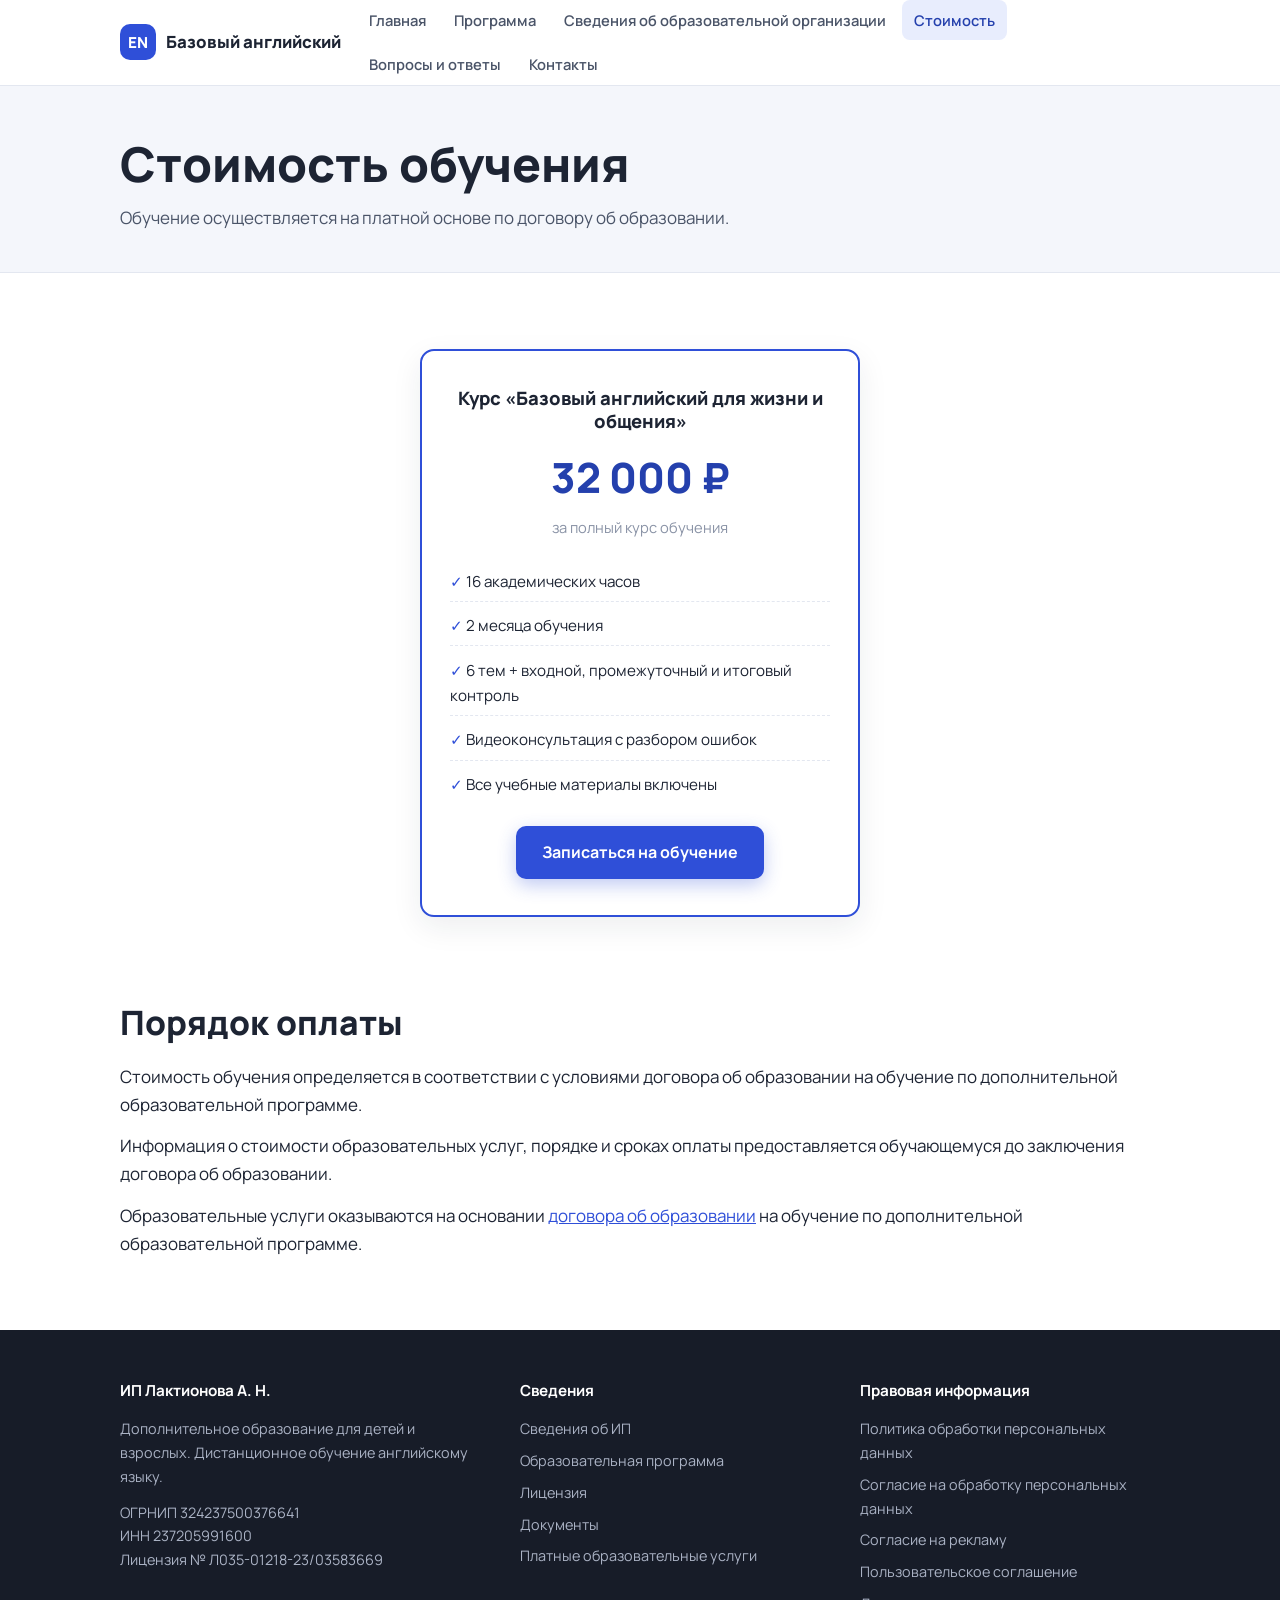
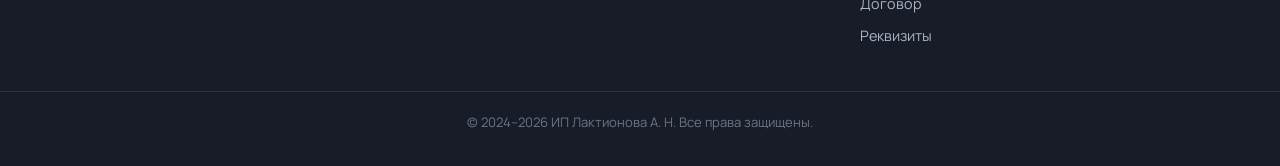
<file: stoimost.html>
<!doctype html>
<html lang="ru">
<head>
<meta charset="utf-8">
<meta name="viewport" content="width=device-width, initial-scale=1">
<title>Стоимость обучения — Базовый английский для жизни и общения</title>
<meta name="description" content="Стоимость обучения по программе «Базовый английский для жизни и общения». Порядок и сроки оплаты, условия договора об образовании.">
<link rel="preconnect" href="https://fonts.googleapis.com">
<link href="https://fonts.googleapis.com/css2?family=Manrope:wght@400;600;700;800&display=swap" rel="stylesheet">
<link rel="stylesheet" href="css/style.css">
</head>
<body>

<header class="site-header">
  <div class="wrap">
    <a class="logo" href="index.html"><span class="logo-badge">EN</span> Базовый английский</a>
    <button class="nav-toggle" aria-label="Меню" onclick="document.querySelector('.main-nav').classList.toggle('open')">☰</button>
    <nav class="main-nav">
      <a href="index.html">Главная</a>
      <a href="programma.html">Программа</a>
      <a href="svedeniya.html">Сведения об образовательной организации</a>
      <a href="stoimost.html" class="active">Стоимость</a>
      <a href="faq.html">Вопросы и ответы</a>
      <a href="kontakty.html">Контакты</a>
    </nav>
  </div>
</header>

<div class="page-head">
  <div class="wrap">
    <h1>Стоимость обучения</h1>
    <p>Обучение осуществляется на платной основе по договору об образовании.</p>
  </div>
</div>

<div class="content">
  <div class="wrap">

    <div class="price-card">
      <h3>Курс «Базовый английский для жизни и общения»</h3>
      <div class="price-value">32 000 ₽</div>
      <p class="price-sub">за полный курс обучения</p>
      <ul>
        <li>16 академических часов</li>
        <li>2 месяца обучения</li>
        <li>6 тем + входной, промежуточный и итоговый контроль</li>
        <li>Видеоконсультация с разбором ошибок</li>
        <li>Все учебные материалы включены</li>
      </ul>
      <a class="btn btn-primary" href="kontakty.html">Записаться на обучение</a>
    </div>

    <h2 style="margin-top:2.5em">Порядок оплаты</h2>
    <p>Стоимость обучения определяется в соответствии с условиями договора об образовании на обучение по дополнительной образовательной программе.</p>
    <p>Информация о стоимости образовательных услуг, порядке и сроках оплаты предоставляется обучающемуся до заключения договора об образовании.</p>
    <p>Образовательные услуги оказываются на основании <a href="docs/oferta.pdf">договора об образовании</a> на обучение по дополнительной образовательной программе.</p>

  </div>
</div>

<footer class="site-footer">
  <div class="wrap">
    <div>
      <h4>ИП Лактионова А. Н.</h4>
      <p>Дополнительное образование для детей и взрослых. Дистанционное обучение английскому языку.</p>
      <p style="margin-top:12px">ОГРНИП 324237500376641<br>ИНН 237205991600<br>Лицензия № Л035-01218-23/03583669</p>
    </div>
    <div>
      <h4>Сведения</h4>
      <ul>
        <li><a href="svedeniya.html">Сведения об ИП</a></li>
        <li><a href="programma.html">Образовательная программа</a></li>
        <li><a href="docs/licenziya.pdf">Лицензия</a></li>
        <li><a href="dokumenty.html">Документы</a></li>
        <li><a href="platnye-uslugi.html">Платные образовательные услуги</a></li>
      </ul>
    </div>
    <div>
      <h4>Правовая информация</h4>
      <ul>
        <li><a href="docs/politika-konfidencialnosti.pdf">Политика обработки персональных данных</a></li>
        <li><a href="docs/soglasie-pd.pdf">Согласие на обработку персональных данных</a></li>
        <li><a href="docs/soglasie-reklama.pdf">Согласие на рекламу</a></li>
        <li><a href="docs/polzovatelskoe-soglashenie.pdf">Пользовательское соглашение</a></li>
        <li><a href="docs/oferta.pdf">Договор</a></li>
        <li><a href="rekvizity.html">Реквизиты</a></li>
      </ul>
    </div>
  </div>
  <div class="footer-bottom"><div class="wrap">© 2024–2026 ИП Лактионова А. Н. Все права защищены.</div></div>
</footer>

</body>
</html>
</file>
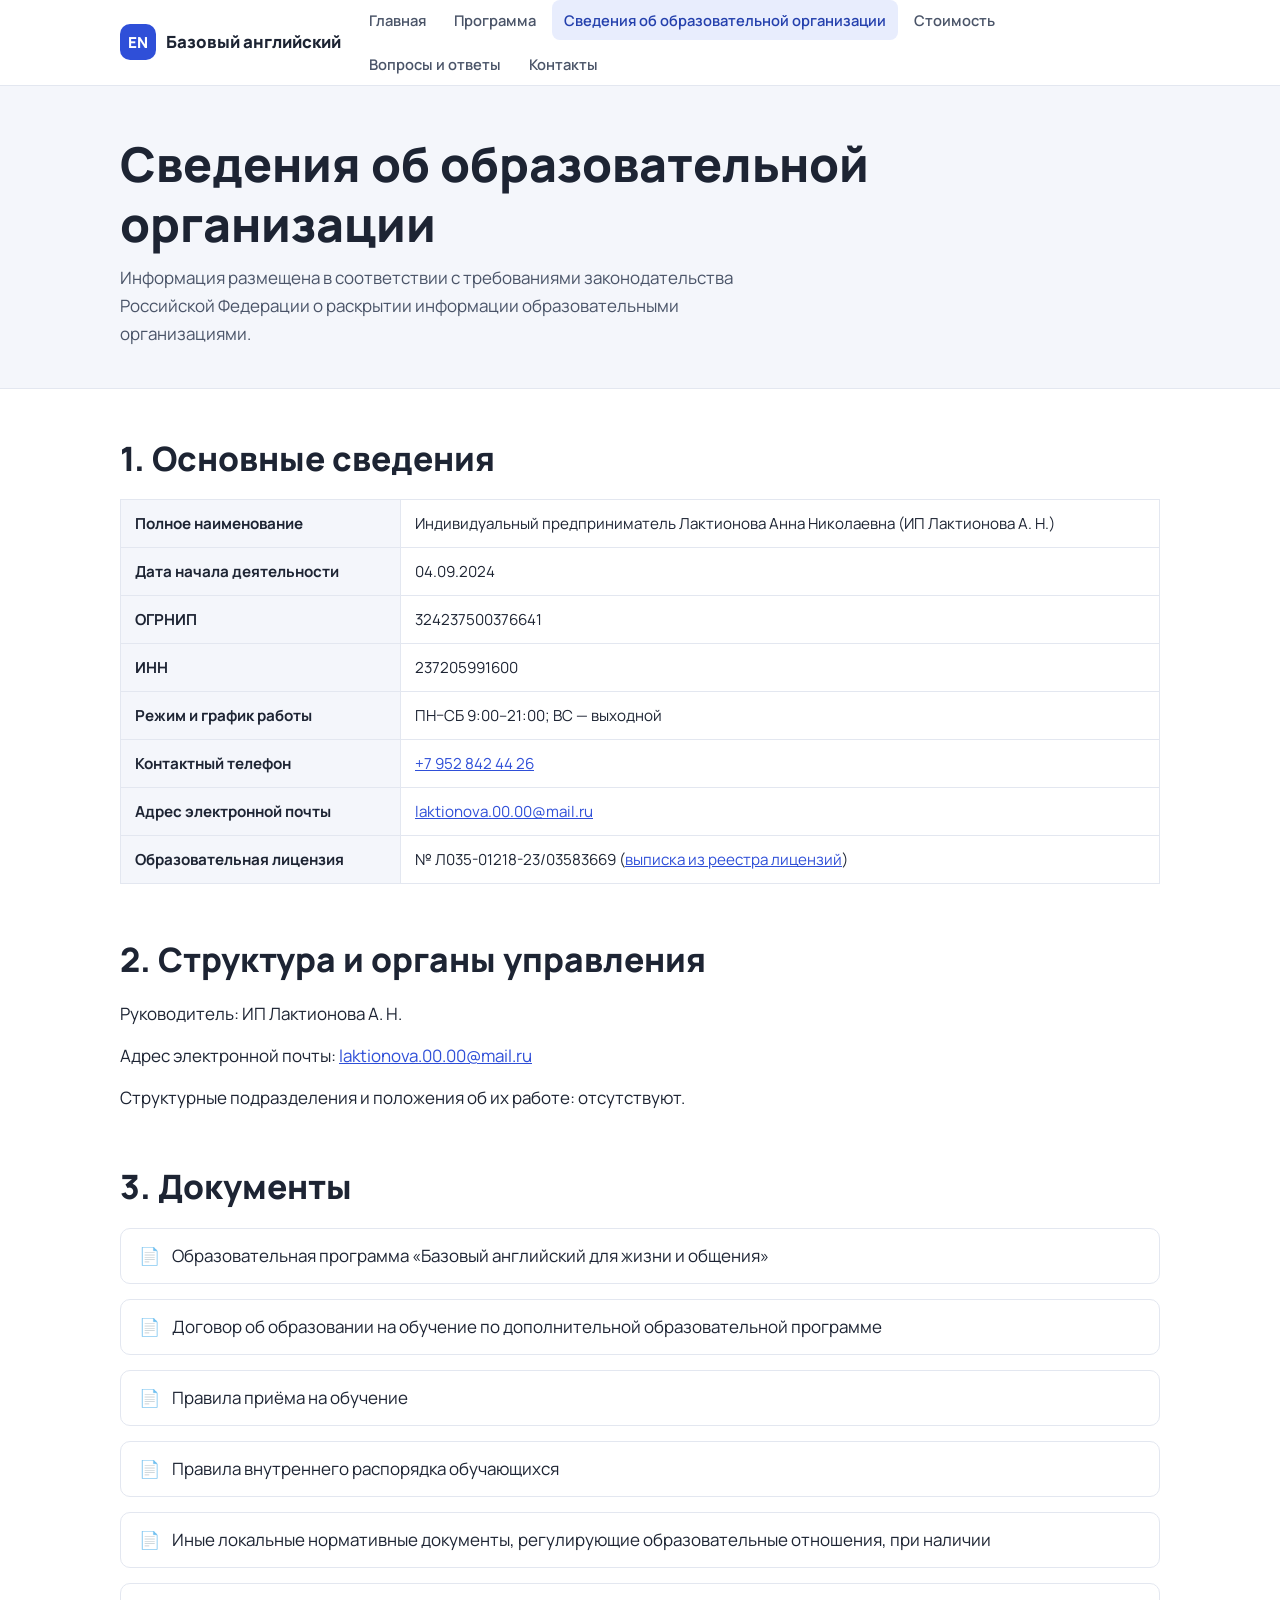
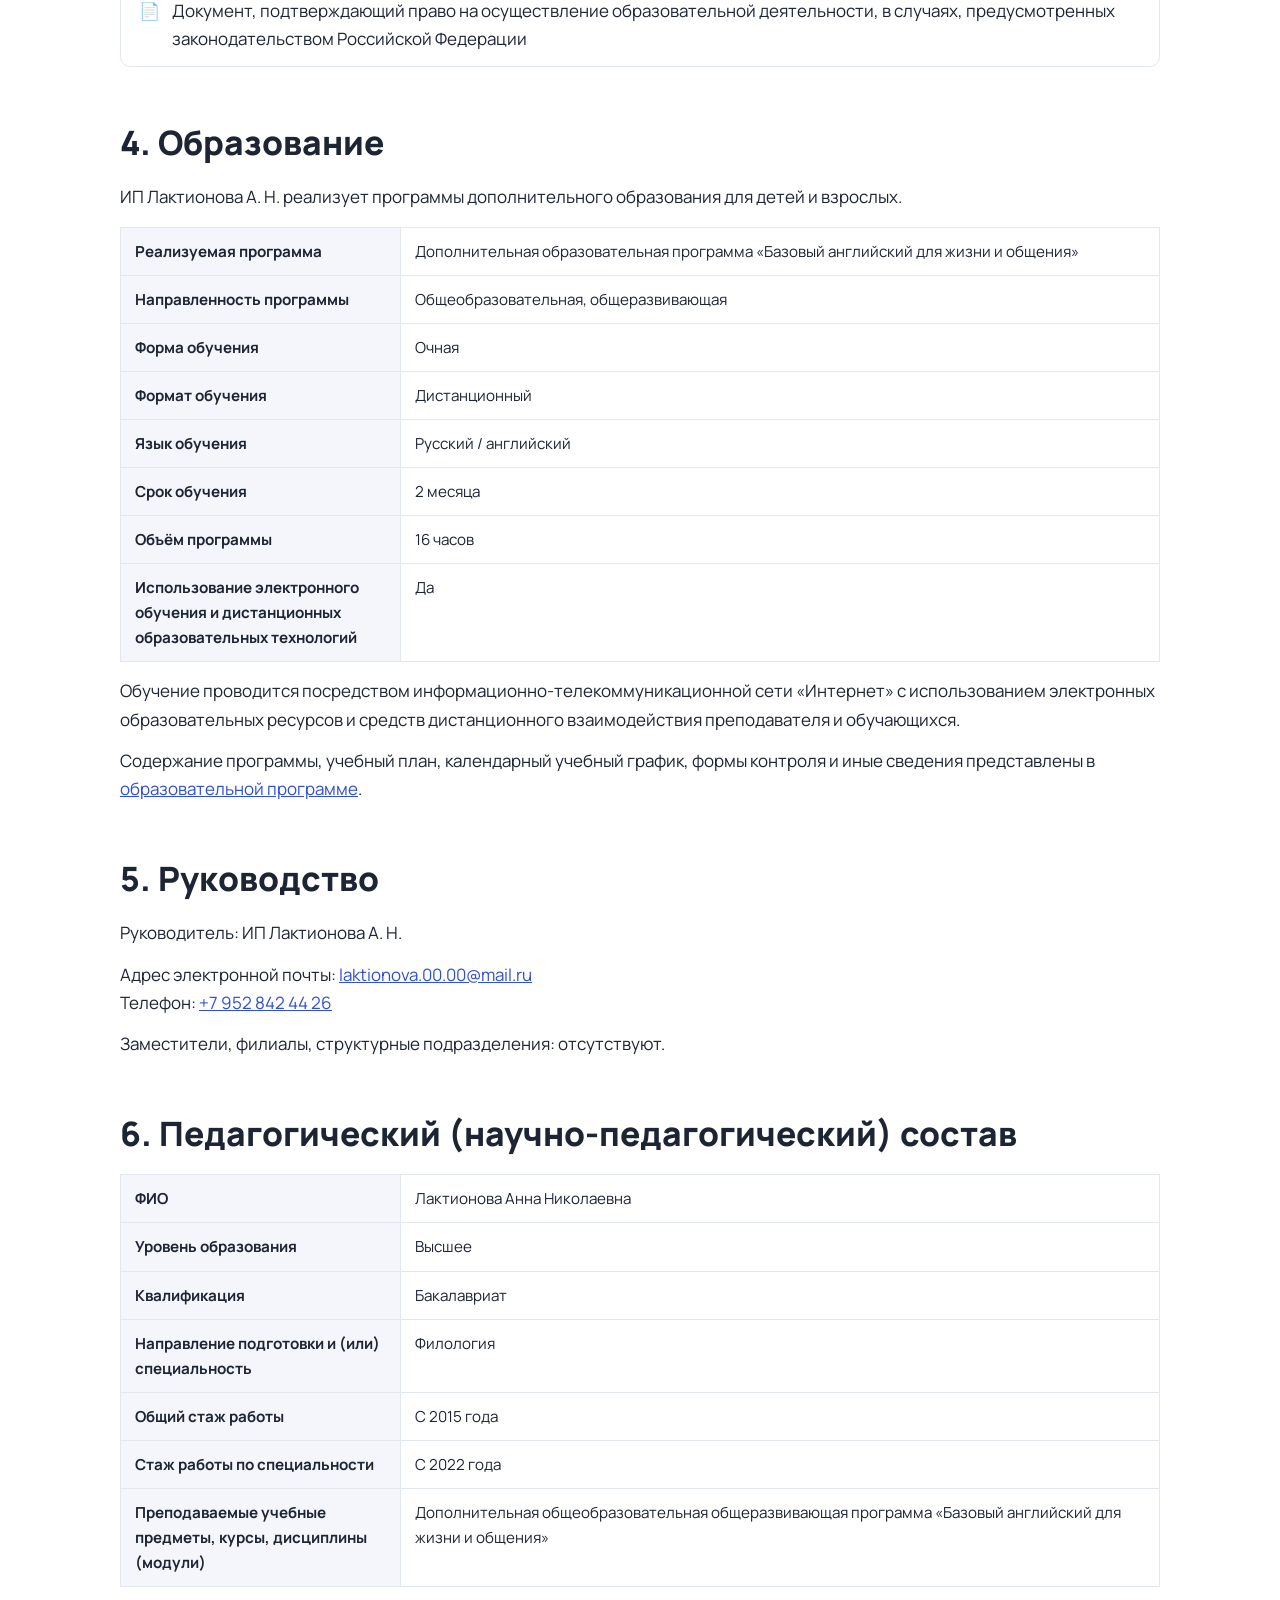
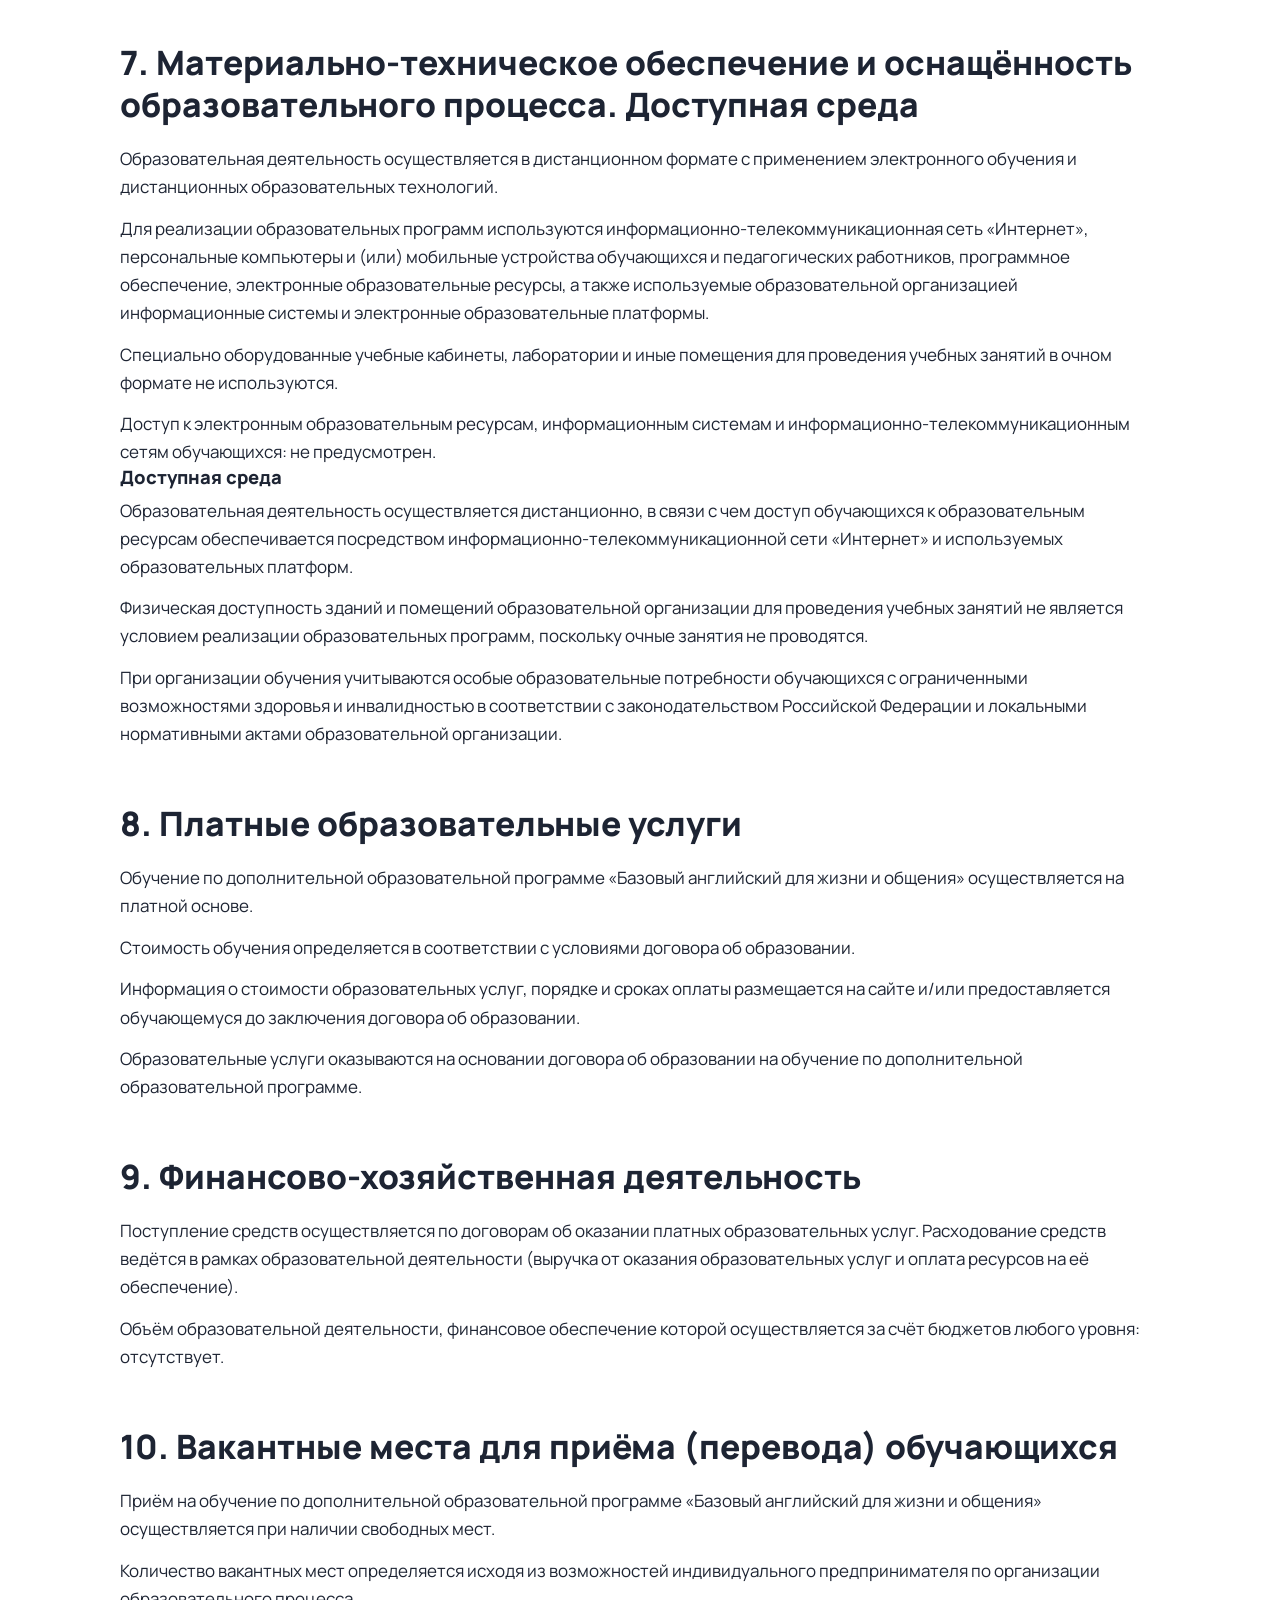
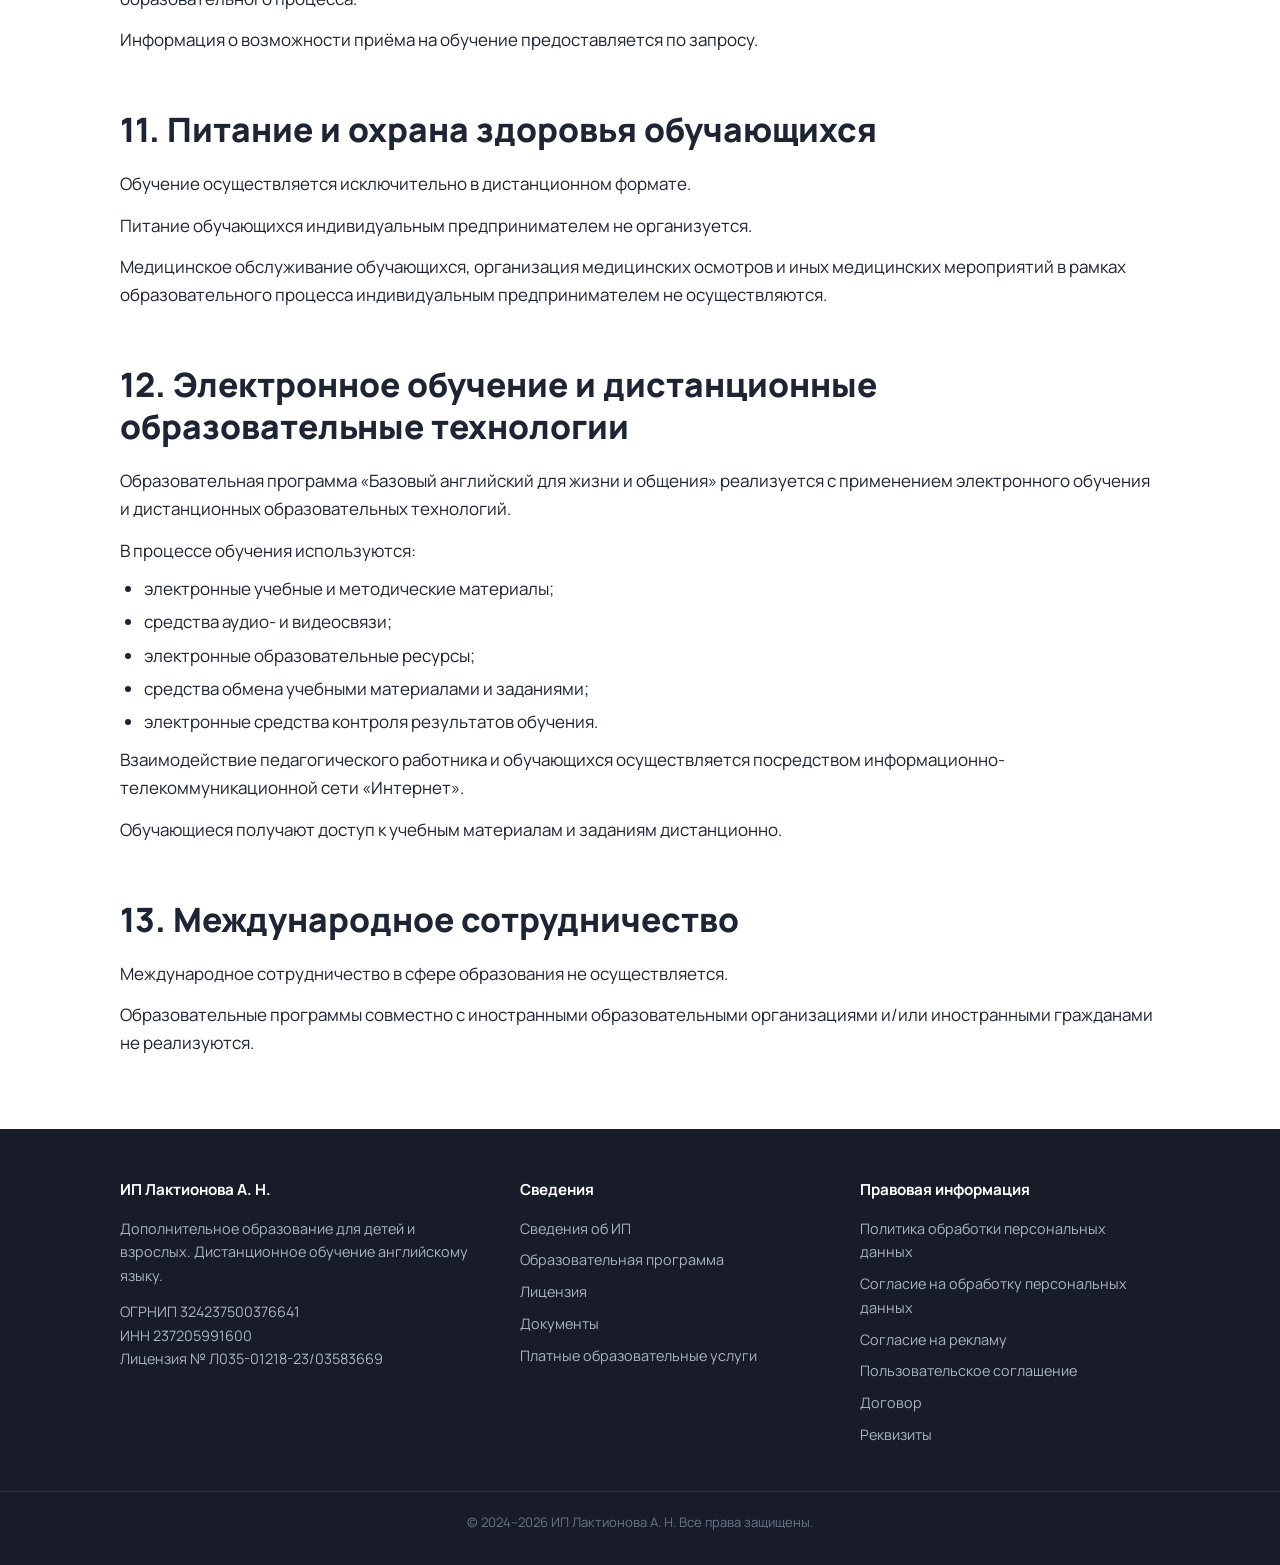
<file: svedeniya.html>
<!doctype html>
<html lang="ru">
<head>
<meta charset="utf-8">
<meta name="viewport" content="width=device-width, initial-scale=1">
<title>Сведения об образовательной организации — ИП Лактионова А. Н.</title>
<meta name="description" content="Официальные сведения об образовательной организации: основные сведения, структура, документы, образование, руководство, педагогический состав, материально-техническое обеспечение.">
<link rel="preconnect" href="https://fonts.googleapis.com">
<link href="https://fonts.googleapis.com/css2?family=Manrope:wght@400;600;700;800&display=swap" rel="stylesheet">
<link rel="stylesheet" href="css/style.css">
</head>
<body>

<header class="site-header">
  <div class="wrap">
    <a class="logo" href="index.html"><span class="logo-badge">EN</span> Базовый английский</a>
    <button class="nav-toggle" aria-label="Меню" onclick="document.querySelector('.main-nav').classList.toggle('open')">☰</button>
    <nav class="main-nav">
      <a href="index.html">Главная</a>
      <a href="programma.html">Программа</a>
      <a href="svedeniya.html" class="active">Сведения об образовательной организации</a>
      <a href="stoimost.html">Стоимость</a>
      <a href="faq.html">Вопросы и ответы</a>
      <a href="kontakty.html">Контакты</a>
    </nav>
  </div>
</header>

<div class="page-head">
  <div class="wrap">
    <h1>Сведения об образовательной организации</h1>
    <p>Информация размещена в соответствии с требованиями законодательства Российской Федерации о раскрытии информации образовательными организациями.</p>
  </div>
</div>

<div class="content">
  <div class="wrap">

    <h2>1. Основные сведения</h2>
    <table class="info-table">
      <tr><th>Полное наименование</th><td>Индивидуальный предприниматель Лактионова Анна Николаевна (ИП Лактионова А. Н.)</td></tr>
      <tr><th>Дата начала деятельности</th><td>04.09.2024</td></tr>
      <tr><th>ОГРНИП</th><td>324237500376641</td></tr>
      <tr><th>ИНН</th><td>237205991600</td></tr>
      <tr><th>Режим и график работы</th><td>ПН–СБ 9:00–21:00; ВС — выходной</td></tr>
      <tr><th>Контактный телефон</th><td><a href="tel:+79528424426">+7 952 842 44 26</a></td></tr>
      <tr><th>Адрес электронной почты</th><td><a href="mailto:laktionova.00.00@mail.ru">laktionova.00.00@mail.ru</a></td></tr>
      <tr><th>Образовательная лицензия</th><td>№ Л035-01218-23/03583669 (<a href="docs/licenziya.pdf">выписка из реестра лицензий</a>)</td></tr>
    </table>

    <h2>2. Структура и органы управления</h2>
    <p>Руководитель: ИП Лактионова А. Н.</p>
    <p>Адрес электронной почты: <a href="mailto:laktionova.00.00@mail.ru">laktionova.00.00@mail.ru</a></p>
    <p>Структурные подразделения и положения об их работе: отсутствуют.</p>

    <h2>3. Документы</h2>
    <ul class="doc-list">
      <li>Образовательная программа «Базовый английский для жизни и общения»</li>
      <li>Договор об образовании на обучение по дополнительной образовательной программе</li>
      <li>Правила приёма на обучение</li>
      <li>Правила внутреннего распорядка обучающихся</li>
      <li>Иные локальные нормативные документы, регулирующие образовательные отношения, при наличии</li>
      <li>Документ, подтверждающий право на осуществление образовательной деятельности, в случаях, предусмотренных законодательством Российской Федерации</li>
    </ul>

    <h2>4. Образование</h2>
    <p>ИП Лактионова А. Н. реализует программы дополнительного образования для детей и взрослых.</p>
    <table class="info-table">
      <tr><th>Реализуемая программа</th><td>Дополнительная образовательная программа «Базовый английский для жизни и общения»</td></tr>
      <tr><th>Направленность программы</th><td>Общеобразовательная, общеразвивающая</td></tr>
      <tr><th>Форма обучения</th><td>Очная</td></tr>
      <tr><th>Формат обучения</th><td>Дистанционный</td></tr>
      <tr><th>Язык обучения</th><td>Русский / английский</td></tr>
      <tr><th>Срок обучения</th><td>2 месяца</td></tr>
      <tr><th>Объём программы</th><td>16 часов</td></tr>
      <tr><th>Использование электронного обучения и дистанционных образовательных технологий</th><td>Да</td></tr>
    </table>
    <p>Обучение проводится посредством информационно-телекоммуникационной сети «Интернет» с использованием электронных образовательных ресурсов и средств дистанционного взаимодействия преподавателя и обучающихся.</p>
    <p>Содержание программы, учебный план, календарный учебный график, формы контроля и иные сведения представлены в <a href="programma.html">образовательной программе</a>.</p>

    <h2>5. Руководство</h2>
    <p>Руководитель: ИП Лактионова А. Н.</p>
    <p>Адрес электронной почты: <a href="mailto:laktionova.00.00@mail.ru">laktionova.00.00@mail.ru</a><br>
    Телефон: <a href="tel:+79528424426">+7 952 842 44 26</a></p>
    <p>Заместители, филиалы, структурные подразделения: отсутствуют.</p>

    <h2>6. Педагогический (научно-педагогический) состав</h2>
    <table class="info-table">
      <tr><th>ФИО</th><td>Лактионова Анна Николаевна</td></tr>
      <tr><th>Уровень образования</th><td>Высшее</td></tr>
      <tr><th>Квалификация</th><td>Бакалавриат</td></tr>
      <tr><th>Направление подготовки и (или) специальность</th><td>Филология</td></tr>
      <tr><th>Общий стаж работы</th><td>С 2015 года</td></tr>
      <tr><th>Стаж работы по специальности</th><td>С 2022 года</td></tr>
      <tr><th>Преподаваемые учебные предметы, курсы, дисциплины (модули)</th><td>Дополнительная общеобразовательная общеразвивающая программа «Базовый английский для жизни и общения»</td></tr>
    </table>

    <h2>7. Материально-техническое обеспечение и оснащённость образовательного процесса. Доступная среда</h2>
    <p>Образовательная деятельность осуществляется в дистанционном формате с применением электронного обучения и дистанционных образовательных технологий.</p>
    <p>Для реализации образовательных программ используются информационно-телекоммуникационная сеть «Интернет», персональные компьютеры и (или) мобильные устройства обучающихся и педагогических работников, программное обеспечение, электронные образовательные ресурсы, а также используемые образовательной организацией информационные системы и электронные образовательные платформы.</p>
    <p>Специально оборудованные учебные кабинеты, лаборатории и иные помещения для проведения учебных занятий в очном формате не используются.</p>
    <p>Доступ к электронным образовательным ресурсам, информационным системам и информационно-телекоммуникационным сетям обучающихся: не предусмотрен.</p>
    <h3>Доступная среда</h3>
    <p>Образовательная деятельность осуществляется дистанционно, в связи с чем доступ обучающихся к образовательным ресурсам обеспечивается посредством информационно-телекоммуникационной сети «Интернет» и используемых образовательных платформ.</p>
    <p>Физическая доступность зданий и помещений образовательной организации для проведения учебных занятий не является условием реализации образовательных программ, поскольку очные занятия не проводятся.</p>
    <p>При организации обучения учитываются особые образовательные потребности обучающихся с ограниченными возможностями здоровья и инвалидностью в соответствии с законодательством Российской Федерации и локальными нормативными актами образовательной организации.</p>

    <h2>8. Платные образовательные услуги</h2>
    <p>Обучение по дополнительной образовательной программе «Базовый английский для жизни и общения» осуществляется на платной основе.</p>
    <p>Стоимость обучения определяется в соответствии с условиями договора об образовании.</p>
    <p>Информация о стоимости образовательных услуг, порядке и сроках оплаты размещается на сайте и/или предоставляется обучающемуся до заключения договора об образовании.</p>
    <p>Образовательные услуги оказываются на основании договора об образовании на обучение по дополнительной образовательной программе.</p>

    <h2>9. Финансово-хозяйственная деятельность</h2>
    <p>Поступление средств осуществляется по договорам об оказании платных образовательных услуг. Расходование средств ведётся в рамках образовательной деятельности (выручка от оказания образовательных услуг и оплата ресурсов на её обеспечение).</p>
    <p>Объём образовательной деятельности, финансовое обеспечение которой осуществляется за счёт бюджетов любого уровня: отсутствует.</p>

    <h2>10. Вакантные места для приёма (перевода) обучающихся</h2>
    <p>Приём на обучение по дополнительной образовательной программе «Базовый английский для жизни и общения» осуществляется при наличии свободных мест.</p>
    <p>Количество вакантных мест определяется исходя из возможностей индивидуального предпринимателя по организации образовательного процесса.</p>
    <p>Информация о возможности приёма на обучение предоставляется по запросу.</p>

    <h2>11. Питание и охрана здоровья обучающихся</h2>
    <p>Обучение осуществляется исключительно в дистанционном формате.</p>
    <p>Питание обучающихся индивидуальным предпринимателем не организуется.</p>
    <p>Медицинское обслуживание обучающихся, организация медицинских осмотров и иных медицинских мероприятий в рамках образовательного процесса индивидуальным предпринимателем не осуществляются.</p>

    <h2>12. Электронное обучение и дистанционные образовательные технологии</h2>
    <p>Образовательная программа «Базовый английский для жизни и общения» реализуется с применением электронного обучения и дистанционных образовательных технологий.</p>
    <p>В процессе обучения используются:</p>
    <ul>
      <li>электронные учебные и методические материалы;</li>
      <li>средства аудио- и видеосвязи;</li>
      <li>электронные образовательные ресурсы;</li>
      <li>средства обмена учебными материалами и заданиями;</li>
      <li>электронные средства контроля результатов обучения.</li>
    </ul>
    <p>Взаимодействие педагогического работника и обучающихся осуществляется посредством информационно-телекоммуникационной сети «Интернет».</p>
    <p>Обучающиеся получают доступ к учебным материалам и заданиям дистанционно.</p>

    <h2>13. Международное сотрудничество</h2>
    <p>Международное сотрудничество в сфере образования не осуществляется.</p>
    <p>Образовательные программы совместно с иностранными образовательными организациями и/или иностранными гражданами не реализуются.</p>

  </div>
</div>

<footer class="site-footer">
  <div class="wrap">
    <div>
      <h4>ИП Лактионова А. Н.</h4>
      <p>Дополнительное образование для детей и взрослых. Дистанционное обучение английскому языку.</p>
      <p style="margin-top:12px">ОГРНИП 324237500376641<br>ИНН 237205991600<br>Лицензия № Л035-01218-23/03583669</p>
    </div>
    <div>
      <h4>Сведения</h4>
      <ul>
        <li><a href="svedeniya.html">Сведения об ИП</a></li>
        <li><a href="programma.html">Образовательная программа</a></li>
        <li><a href="docs/licenziya.pdf">Лицензия</a></li>
        <li><a href="dokumenty.html">Документы</a></li>
        <li><a href="platnye-uslugi.html">Платные образовательные услуги</a></li>
      </ul>
    </div>
    <div>
      <h4>Правовая информация</h4>
      <ul>
        <li><a href="docs/politika-konfidencialnosti.pdf">Политика обработки персональных данных</a></li>
        <li><a href="docs/soglasie-pd.pdf">Согласие на обработку персональных данных</a></li>
        <li><a href="docs/soglasie-reklama.pdf">Согласие на рекламу</a></li>
        <li><a href="docs/polzovatelskoe-soglashenie.pdf">Пользовательское соглашение</a></li>
        <li><a href="docs/oferta.pdf">Договор</a></li>
        <li><a href="rekvizity.html">Реквизиты</a></li>
      </ul>
    </div>
  </div>
  <div class="footer-bottom"><div class="wrap">© 2024–2026 ИП Лактионова А. Н. Все права защищены.</div></div>
</footer>

</body>
</html>
</file>
<file: css/style.css>
/* === Базовый английский для жизни и общения — стили сайта === */
:root {
  --ink: #1d2433;
  --ink-soft: #4a5468;
  --ink-faint: #8a93a6;
  --bg: #ffffff;
  --bg-soft: #f4f6fb;
  --bg-card: #ffffff;
  --brand: #2f4fd8;
  --brand-dark: #2440ad;
  --brand-soft: #e8edfd;
  --accent: #f5a623;
  --accent-soft: #fdf3e0;
  --line: #e3e7f0;
  --radius: 14px;
  --shadow: 0 10px 30px rgba(29, 36, 51, 0.08);
  --maxw: 1080px;
}

* { margin: 0; padding: 0; box-sizing: border-box; }

html { scroll-behavior: smooth; }

body {
  font-family: "Manrope", "Segoe UI", system-ui, -apple-system, sans-serif;
  font-size: 17px;
  line-height: 1.65;
  color: var(--ink);
  background: var(--bg);
}

.wrap { max-width: var(--maxw); margin: 0 auto; padding: 0 20px; }

h1, h2, h3 { line-height: 1.25; font-weight: 800; }
h1 { font-size: clamp(1.9rem, 4.5vw, 3rem); }
h2 { font-size: clamp(1.5rem, 3vw, 2.1rem); margin-bottom: 0.6em; }
h3 { font-size: 1.15rem; margin-bottom: 0.4em; }

p + p { margin-top: 0.8em; }

a { color: var(--brand); }

/* === Шапка === */
.site-header {
  position: sticky; top: 0; z-index: 50;
  background: rgba(255, 255, 255, 0.95);
  backdrop-filter: blur(8px);
  border-bottom: 1px solid var(--line);
}
.site-header .wrap {
  display: flex; align-items: center; justify-content: space-between;
  gap: 16px; min-height: 64px;
}
.logo {
  font-weight: 800; font-size: 1.05rem; text-decoration: none;
  color: var(--ink); display: flex; align-items: center; gap: 10px;
  white-space: nowrap;
}
.logo-badge {
  width: 36px; height: 36px; border-radius: 10px; flex: none;
  background: var(--brand); color: #fff; font-size: 0.95rem;
  display: inline-flex; align-items: center; justify-content: center;
}
.main-nav { display: flex; gap: 4px; flex-wrap: wrap; }
.main-nav a {
  text-decoration: none; color: var(--ink-soft); font-weight: 600;
  font-size: 0.92rem; padding: 8px 12px; border-radius: 8px;
}
.main-nav a:hover { background: var(--brand-soft); color: var(--brand-dark); }
.main-nav a.active { color: var(--brand-dark); background: var(--brand-soft); }
.nav-toggle {
  display: none; background: none; border: 1px solid var(--line);
  border-radius: 8px; padding: 8px 12px; font-size: 1.1rem; cursor: pointer;
  color: var(--ink);
}

/* === Герой === */
.hero {
  background: linear-gradient(160deg, #eef2fe 0%, #fdfbf6 70%);
  padding: 72px 0 64px;
}
.hero .wrap { display: grid; grid-template-columns: 1.15fr 0.85fr; gap: 48px; align-items: center; }
.hero-kicker {
  display: inline-block; background: var(--accent-soft); color: #9a6a0f;
  font-weight: 700; font-size: 0.85rem; padding: 6px 14px;
  border-radius: 999px; margin-bottom: 18px;
}
.hero p.lead { font-size: 1.15rem; color: var(--ink-soft); margin-top: 16px; }
.hero-cta { margin-top: 28px; display: flex; gap: 14px; flex-wrap: wrap; }
.hero-note { margin-top: 14px; font-size: 0.88rem; color: var(--ink-faint); }

.hero-card {
  background: var(--bg-card); border-radius: var(--radius);
  box-shadow: var(--shadow); padding: 28px; border: 1px solid var(--line);
}
.hero-card h3 { margin-bottom: 14px; }
.fact-list { list-style: none; }
.fact-list li {
  display: flex; gap: 12px; padding: 9px 0; align-items: baseline;
  border-bottom: 1px dashed var(--line); font-size: 0.97rem;
}
.fact-list li:last-child { border-bottom: none; }
.fact-list .k { color: var(--ink-faint); flex: none; width: 140px; font-size: 0.88rem; }
.fact-list .v { font-weight: 700; }

/* === Кнопки === */
.btn {
  display: inline-block; text-decoration: none; font-weight: 700;
  padding: 13px 26px; border-radius: 10px; font-size: 1rem;
  transition: transform 0.12s ease, box-shadow 0.12s ease;
}
.btn:hover { transform: translateY(-1px); }
.btn-primary { background: var(--brand); color: #fff; box-shadow: 0 6px 18px rgba(47, 79, 216, 0.3); }
.btn-primary:hover { background: var(--brand-dark); }
.btn-ghost { border: 2px solid var(--brand); color: var(--brand); }

/* === Секции === */
.section { padding: 64px 0; }
.section.alt { background: var(--bg-soft); }
.section-kicker {
  color: var(--brand); font-weight: 800; font-size: 0.85rem;
  text-transform: uppercase; letter-spacing: 0.08em; margin-bottom: 8px;
}

.grid-3 { display: grid; grid-template-columns: repeat(3, 1fr); gap: 20px; margin-top: 28px; }
.grid-2 { display: grid; grid-template-columns: repeat(2, 1fr); gap: 20px; margin-top: 28px; }

.card {
  background: var(--bg-card); border: 1px solid var(--line);
  border-radius: var(--radius); padding: 24px;
}
.card .emoji { font-size: 1.6rem; display: block; margin-bottom: 10px; }
.card p { color: var(--ink-soft); font-size: 0.95rem; }

/* === Список тем программы === */
.topic-list { list-style: none; margin-top: 24px; display: grid; gap: 12px; }
.topic-list li {
  background: var(--bg-card); border: 1px solid var(--line);
  border-radius: 12px; padding: 16px 20px; display: flex; gap: 16px; align-items: baseline;
}
.topic-num {
  flex: none; width: 34px; height: 34px; border-radius: 50%;
  background: var(--brand-soft); color: var(--brand-dark); font-weight: 800;
  display: inline-flex; align-items: center; justify-content: center;
  font-size: 0.9rem; align-self: center;
}
.topic-list .hours { margin-left: auto; color: var(--ink-faint); font-size: 0.88rem; flex: none; align-self: center; }

/* === Преподаватель === */
.teacher {
  display: grid; grid-template-columns: auto 1fr; gap: 28px;
  align-items: center; background: var(--bg-card); border: 1px solid var(--line);
  border-radius: var(--radius); padding: 32px; margin-top: 28px;
}
.teacher-avatar {
  width: 96px; height: 96px; border-radius: 50%; background: var(--brand-soft);
  color: var(--brand-dark); font-size: 2rem; font-weight: 800;
  display: flex; align-items: center; justify-content: center;
}

/* === CTA-полоса === */
.cta-band { background: var(--brand); color: #fff; padding: 56px 0; text-align: center; }
.cta-band h2 { color: #fff; }
.cta-band p { color: rgba(255, 255, 255, 0.85); max-width: 560px; margin: 0 auto 26px; }
.cta-band .btn { background: #fff; color: var(--brand-dark); }

/* === Контент-страницы === */
.page-head { background: var(--bg-soft); padding: 48px 0 40px; border-bottom: 1px solid var(--line); }
.page-head p { color: var(--ink-soft); margin-top: 10px; max-width: 640px; }
.content { padding: 48px 0 72px; }
.content h2 { margin-top: 1.6em; }
.content h2:first-child { margin-top: 0; }
.content ul, .content ol { margin: 0.6em 0 0.6em 1.4em; }
.content li + li { margin-top: 0.3em; }

.info-table { width: 100%; border-collapse: collapse; margin: 1em 0; font-size: 0.95rem; }
.info-table th, .info-table td { text-align: left; padding: 11px 14px; border: 1px solid var(--line); vertical-align: top; }
.info-table th { background: var(--bg-soft); font-weight: 700; width: 280px; }
.info-table tr.row-total td { font-weight: 800; background: var(--bg-soft); }

.doc-list { list-style: none; margin: 1em 0 !important; display: grid; gap: 10px; }
.doc-list li {
  background: var(--bg-card); border: 1px solid var(--line); border-radius: 10px;
  padding: 13px 18px; display: flex; gap: 12px; align-items: baseline;
}
.doc-list li::before { content: "📄"; }

.notice {
  background: var(--accent-soft); border: 1px solid #f0d9a8; border-radius: 10px;
  padding: 14px 18px; font-size: 0.92rem; margin: 1em 0;
}

/* === FAQ === */
.faq-item {
  border: 1px solid var(--line); border-radius: 12px;
  margin-bottom: 12px; background: var(--bg-card); overflow: hidden;
}
.faq-item summary {
  cursor: pointer; font-weight: 700; padding: 16px 20px; list-style: none;
  display: flex; justify-content: space-between; gap: 12px;
}
.faq-item summary::-webkit-details-marker { display: none; }
.faq-item summary::after { content: "+"; color: var(--brand); font-size: 1.3rem; font-weight: 800; }
.faq-item[open] summary::after { content: "–"; }
.faq-item .faq-body { padding: 0 20px 18px; color: var(--ink-soft); }

/* === Цена === */
.price-card {
  max-width: 440px; margin: 28px auto 0; text-align: center;
  background: var(--bg-card); border: 2px solid var(--brand); border-radius: var(--radius);
  padding: 36px 28px; box-shadow: var(--shadow);
}
.price-value { font-size: 2.6rem; font-weight: 800; color: var(--brand-dark); margin: 10px 0 4px; }
.price-sub { color: var(--ink-faint); font-size: 0.92rem; }
.price-card ul { list-style: none; text-align: left; margin: 22px 0 !important; }
.price-card li { padding: 7px 0; border-bottom: 1px dashed var(--line); font-size: 0.95rem; }
.price-card li:last-child { border-bottom: none; }
.price-card li::before { content: "✓  "; color: var(--brand); font-weight: 800; }

/* === Контакты === */
.contact-grid { display: grid; grid-template-columns: repeat(2, 1fr); gap: 20px; margin-top: 28px; }
.contact-card { text-align: center; padding: 32px 24px; }
.contact-card .big { font-size: 1.25rem; font-weight: 800; display: block; margin: 8px 0; }

/* === Футер === */
.site-footer { background: #171c28; color: #aab2c4; padding: 48px 0 32px; font-size: 0.9rem; }
.site-footer .wrap { display: grid; grid-template-columns: 1.2fr 1fr 1fr; gap: 40px; }
.site-footer h4 { color: #fff; font-size: 0.95rem; margin-bottom: 14px; }
.site-footer a { color: #aab2c4; text-decoration: none; }
.site-footer a:hover { color: #fff; }
.site-footer ul { list-style: none; }
.site-footer li { margin-bottom: 8px; }
.footer-bottom {
  border-top: 1px solid #2a3244; margin-top: 36px; padding-top: 20px;
  text-align: center; color: #6b7487; font-size: 0.82rem;
}
.footer-bottom .wrap { display: block; }

/* === Адаптив === */
@media (max-width: 860px) {
  .hero .wrap, .grid-3, .grid-2, .contact-grid, .site-footer .wrap { grid-template-columns: 1fr; }
  .hero { padding: 48px 0 40px; }
  .teacher { grid-template-columns: 1fr; text-align: center; }
  .teacher-avatar { margin: 0 auto; }
  .nav-toggle { display: block; }
  .main-nav {
    display: none; position: absolute; top: 64px; left: 0; right: 0;
    background: #fff; border-bottom: 1px solid var(--line);
    flex-direction: column; padding: 12px 20px 16px;
  }
  .main-nav.open { display: flex; }
  .info-table th { width: auto; }
  .info-table, .info-table thead, .info-table tbody, .info-table th, .info-table td, .info-table tr { font-size: 0.88rem; }
}
</file>
